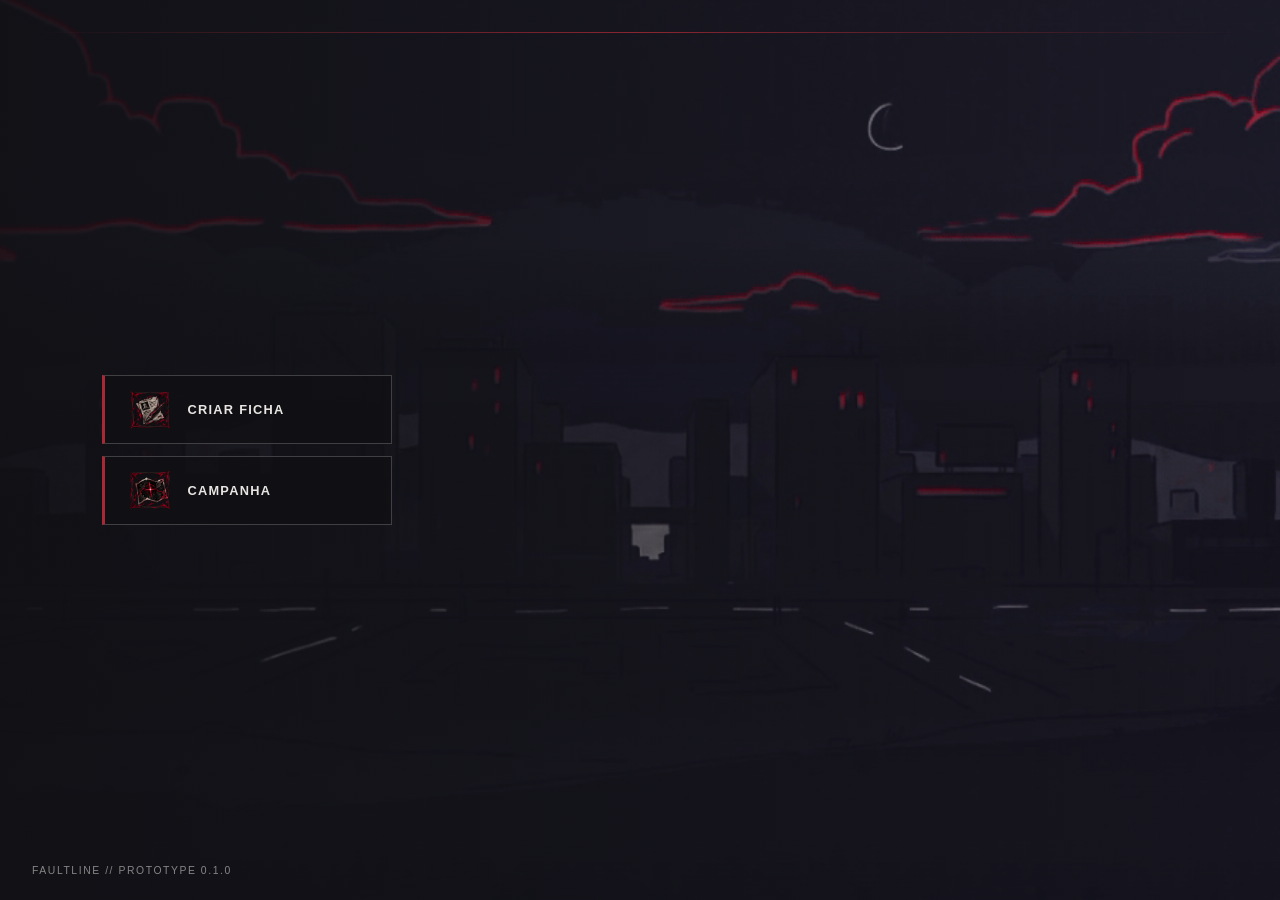
<file: index.html>
<!DOCTYPE html>
<html lang="pt-BR">

<head>
    <meta charset="UTF-8">
    <meta name="viewport" content="width=device-width, initial-scale=1.0">

    <title>Faultline | Criador de Fichas</title>

    <link rel="stylesheet" href="src/css/global.css">
    <link rel="stylesheet" href="src/css/menu.css">
</head>

<body>

    <main id="app">
        <section id="main-menu">
            <nav id="menu-buttons">
                <button id="create-character-button">
                    <img src="src/assets/images/icons/menu/ficha.png" alt="" class="menu-button-icon">
                    <span>Criar ficha</span>
                </button>

                <button id="start-campaign-button">
                    <img src="src/assets/images/icons/menu/campanha.png" alt="" class="menu-button-icon">
                    <span>Campanha</span>
                </button>
            </nav>


        </section>
    </main>

    <script src="src/js/uiSound.js"></script>
    <script src="src/js/pageTransition.js"></script>
    <script src="src/js/main.js"></script>
</body>

</html>
</file>
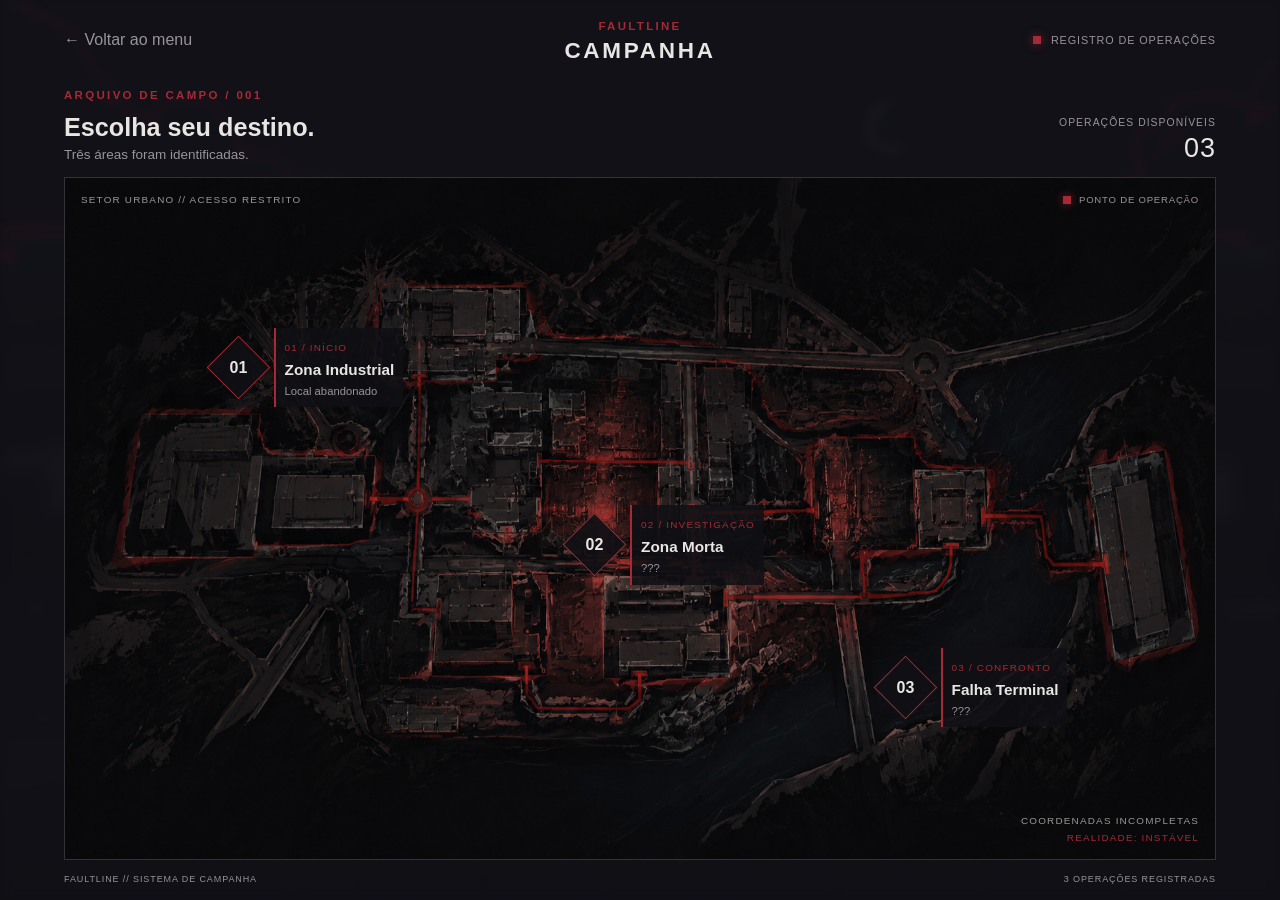
<file: campaign.html>
<!DOCTYPE html>
<html lang="pt-BR">
<head>
    <meta charset="UTF-8">
    <meta name="viewport" content="width=device-width, initial-scale=1.0">

    <title>Campanha</title>

    <link rel="stylesheet" href="src/css/global.css">
    <link rel="stylesheet" href="src/css/campaign.css">
</head>

<body>
    <main id="campaign-page">

        <header class="campaign-header">
            <a href="index.html" class="campaign-back-link">
                ← Voltar ao menu
            </a>

            <div class="campaign-brand">
                <span class="campaign-eyebrow">FAULTLINE</span>
                <h1>Campanha</h1>
            </div>

            <div class="campaign-status">
                <span class="status-indicator"></span>
                <span>REGISTRO DE OPERAÇÕES</span>
            </div>
        </header>

        <section class="campaign-intro">
            <div>
                <p class="section-label">ARQUIVO DE CAMPO / 001</p>
                <h2>Escolha seu destino.</h2>
                <p class="campaign-description">
                    Três áreas foram identificadas.
                </p>
            </div>

            <div class="campaign-counter">
                <span>OPERAÇÕES DISPONÍVEIS</span>
                <strong>03</strong>
            </div>
        </section>

        <section class="campaign-map" aria-label="Mapa da campanha">

            <div class="map-overlay" aria-hidden="true"></div>

            <div class="map-coordinates coordinates-top">
                SETOR URBANO // ACESSO RESTRITO
            </div>

            <div class="map-grid" aria-hidden="true"></div>

            <div class="level-marker marker-one">
                <span class="marker-line"></span>

                <button
                    type="button"
                    class="level-button"
                    id="level-1"
                    aria-label="Selecionar nível 1"
                >
                    <span class="level-number">01</span>
                </button>

                <div class="level-info">
                    <span class="level-status">01 / INÍCIO</span>
                    <h3>Zona Industrial</h3>
                    <p>Local abandonado</p>
                </div>
            </div>

            <div class="level-marker marker-two">
                <span class="marker-line"></span>

                <button
                    type="button"
                    class="level-button"
                    id="level-2"
                    aria-label="Selecionar nível 2"
                >
                    <span class="level-number">02</span>
                </button>

                <div class="level-info">
                    <span class="level-status">02 / INVESTIGAÇÃO</span>
                    <h3>Zona Morta</h3>
                    <p>???</p>
                </div>
            </div>

            <div class="level-marker marker-three">
                <span class="marker-line"></span>

                <button
                    type="button"
                    class="level-button"
                    id="level-3"
                    aria-label="Selecionar nível 3"
                >
                    <span class="level-number">03</span>
                </button>

                <div class="level-info">
                    <span class="level-status">03 / CONFRONTO</span>
                    <h3>Falha Terminal</h3>
                    <p>???</p>
                </div>
            </div>

            <div class="map-coordinates coordinates-bottom">
                COORDENADAS INCOMPLETAS
                <span>REALIDADE: INSTÁVEL</span>
            </div>

            <div class="map-legend">
                <span class="legend-symbol"></span>
                PONTO DE OPERAÇÃO
            </div>

        </section>

        <footer class="campaign-footer">
            <span>FAULTLINE // SISTEMA DE CAMPANHA</span>
            <span>3 OPERAÇÕES REGISTRADAS</span>
        </footer>

    </main>

    <script src="src/js/uiSound.js"></script>
    <script src="src/js/pages/campaignPage.js"></script>
    <script src="src/js/pageTransition.js"></script>
</body>
</html>
</file>
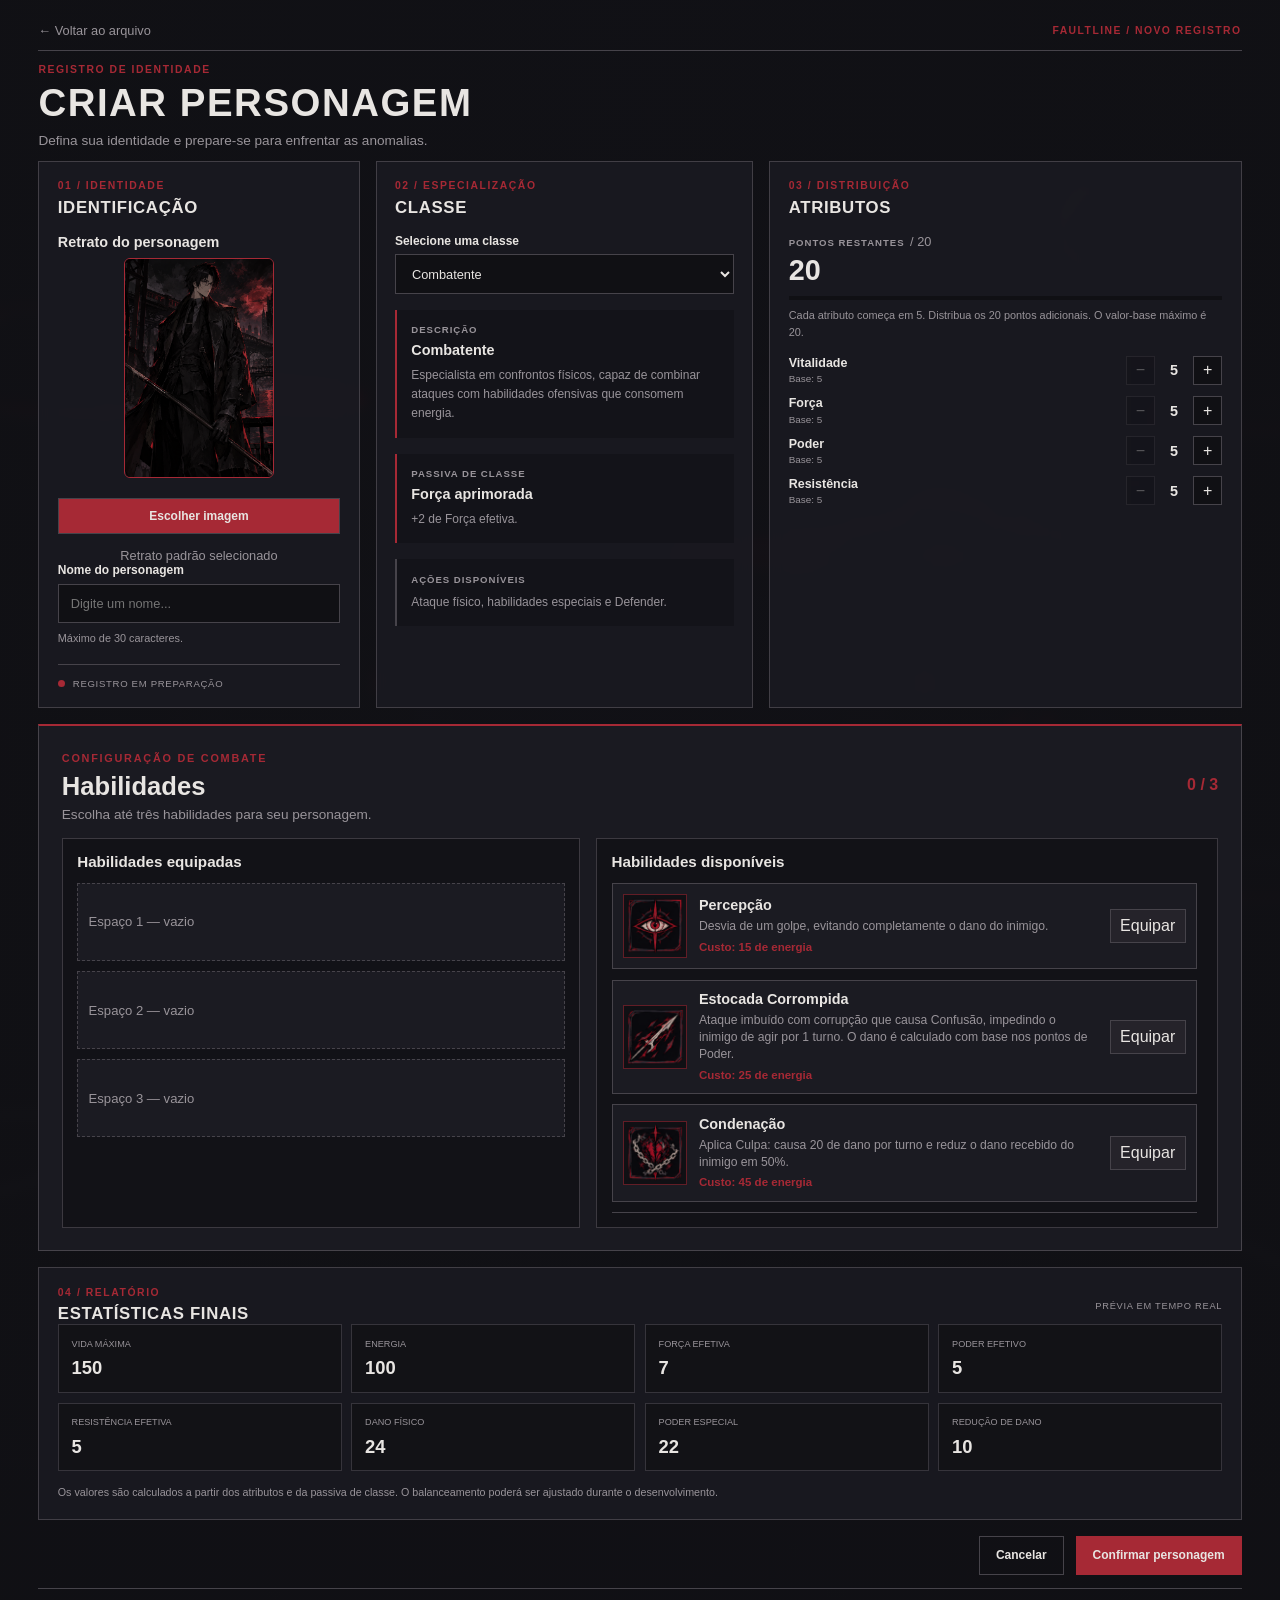
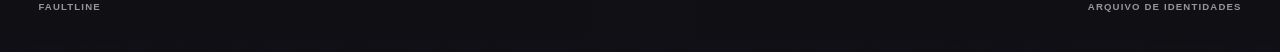
<file: character-creator.html>
<!DOCTYPE html>
<html lang="pt-BR">

<head>
    <meta charset="UTF-8">
    <meta name="viewport" content="width=device-width, initial-scale=1.0">

    <title>Criar ficha</title>

    <link rel="stylesheet" href="src/css/global.css">
    <link rel="stylesheet" href="src/css/character-creator.css">
</head>

<body>
    <main id="creator-page">

        <header class="creator-header">
            <a href="characters.html" class="back-link">
                &larr; Voltar ao arquivo
            </a>

            <span class="archive-label">FAULTLINE / NOVO REGISTRO</span>
        </header>

        <section class="creator-title">
            <p class="eyebrow">REGISTRO DE IDENTIDADE</p>
            <h1 id="creator-heading">Criar personagem</h1>
            <p>Defina sua identidade e prepare-se para enfrentar as anomalias.</p>
        </section>

        <form id="character-form">

            <div class="creator-layout">

                <!-- Coluna de identidade -->
                <section class="creator-panel identity-panel">
                    <p class="panel-index">01 / IDENTIDADE</p>
                    <h2>Identificação</h2>


                    <section class="appearance-selector">
                        <h3>Retrato do personagem</h3>

                        <div class="appearance-preview">
                            <img id="appearance-preview" src="src/assets/images/characters/personagem-01.png"
                                alt="Prévia do retrato do personagem">
                        </div>

                        <label for="appearance-upload" class="upload-button">
                            Escolher imagem
                        </label>

                        <input id="appearance-upload" type="file" accept="image/png,image/jpeg,image/webp,image/gif">

                        <p id="appearance-selected-label" class="appearance-hint">
                            Nenhuma imagem personalizada selecionada.
                        </p>
                    </section>


                    <label for="character-name">Nome do personagem</label>
                    <input id="character-name" name="characterName" type="text" maxlength="30"
                        placeholder="Digite um nome..." autocomplete="off" required>

                    <p class="field-hint">Máximo de 30 caracteres.</p>

                    <div class="identity-status">
                        <span class="status-indicator"></span>
                        <span>REGISTRO EM PREPARAÇÃO</span>
                    </div>
                </section>

                <!-- Coluna de classe -->
                <section class="creator-panel class-panel">
                    <p class="panel-index">02 / ESPECIALIZAÇÃO</p>
                    <h2>Classe</h2>

                    <label for="character-class">Selecione uma classe</label>

                    <select id="character-class" name="characterClass">
                        <option value="Combatente">Combatente</option>
                        <option value="Defensor">Defensor</option>
                        <option value="Anômalo">Anômalo</option>
                    </select>

                    <div class="class-information">
                        <span class="info-label">DESCRIÇÃO</span>
                        <h3 id="class-name">Combatente</h3>
                        <p id="class-description"></p>
                    </div>

                    <div class="passive-box">
                        <span class="info-label">PASSIVA DE CLASSE</span>
                        <h3 id="passive-name"></h3>
                        <p id="passive-description"></p>
                    </div>

                    <div class="combat-rules">
                        <span class="info-label">AÇÕES DISPONÍVEIS</span>
                        <p id="class-actions"></p>
                    </div>
                </section>

                <!-- Coluna de atributos -->
                <section class="creator-panel attributes-panel">
                    <p class="panel-index">03 / DISTRIBUIÇÃO</p>
                    <h2>Atributos</h2>

                    <div class="points-display">
                        <div>
                            <span class="info-label">PONTOS RESTANTES</span>
                            <strong id="points-remaining">20</strong>
                        </div>

                        <span class="points-total">/ 20</span>
                    </div>

                    <div class="points-track">
                        <div id="points-progress"></div>
                    </div>

                    <p class="field-hint">
                        Cada atributo começa em 5. Distribua os 20 pontos adicionais.
                        O valor-base máximo é 20.
                    </p>

                    <div id="attribute-controls"></div>

                    <p id="form-feedback" role="status" aria-live="polite"></p>
                </section>

            </div>

            <!-- Seleção de habilidades -->
            <section class="skills-section">
                <div class="skills-heading">
                    <div>
                        <span class="skills-eyebrow">CONFIGURAÇÃO DE COMBATE</span>
                        <h2>Habilidades</h2>
                        <p>Escolha até três habilidades para seu personagem.</p>
                    </div>

                    <span class="skills-counter" id="skills-counter">0 / 3</span>
                </div>

                <div class="skills-layout">
                    <section class="skills-equipped-panel">
                        <h3>Habilidades equipadas</h3>
                        <div id="equipped-skills" class="equipped-skills"></div>
                    </section>

                    <section class="skills-available-panel">
                        <h3>Habilidades disponíveis</h3>
                        <div id="available-skills" class="available-skills"
                            aria-label="Lista de habilidades disponíveis">
                        </div>
                    </section>
                </div>
            </section>

            <!-- Resumo calculado -->
            <section class="creator-panel stats-panel">
                <div class="stats-heading">
                    <div>
                        <p class="panel-index">04 / RELATÓRIO</p>
                        <h2>Estatísticas finais</h2>
                    </div>

                    <span class="calculation-status">PRÉVIA EM TEMPO REAL</span>
                </div>

                <div class="stats-grid">

                    <div class="stat-card">
                        <span>VIDA MÁXIMA</span>
                        <strong id="preview-health">150</strong>
                    </div>

                    <div class="stat-card">
                        <span>ENERGIA</span>
                        <strong id="preview-energy">100</strong>
                    </div>

                    <div class="stat-card">
                        <span>FORÇA EFETIVA</span>
                        <strong id="preview-strength">7</strong>
                    </div>

                    <div class="stat-card">
                        <span>PODER EFETIVO</span>
                        <strong id="preview-power">5</strong>
                    </div>

                    <div class="stat-card">
                        <span>RESISTÊNCIA EFETIVA</span>
                        <strong id="preview-resistance">5</strong>
                    </div>

                    <div class="stat-card">
                        <span>DANO FÍSICO</span>
                        <strong id="preview-damage">24</strong>
                    </div>

                    <div class="stat-card">
                        <span>PODER ESPECIAL</span>
                        <strong id="preview-special">22</strong>
                    </div>

                    <div class="stat-card">
                        <span>REDUÇÃO DE DANO</span>
                        <strong id="preview-reduction">10</strong>
                    </div>

                </div>

                <p class="stats-note">
                    Os valores são calculados a partir dos atributos e da passiva
                    de classe. O balanceamento poderá ser ajustado durante o desenvolvimento.
                </p>
            </section>

            <!-- Ações do formulário -->
            <footer class="creator-actions">
                <a href="characters.html" class="secondary-button">
                    Cancelar
                </a>

                <button type="submit" id="save-character-button" class="primary-button">
                    Confirmar personagem
                </button>
            </footer>

        </form>

        <footer class="creator-footer">
            <span>FAULTLINE</span>
            <span>ARQUIVO DE IDENTIDADES</span>
        </footer>

    </main>

    <script src="src/js/uiSound.js"></script>
    <script src="src/js/characters/Character.js"></script>
    <script src="src/js/characters/characterManager.js"></script>
    <script src="src/js/pages/characterCreatorPage.js"></script>
    <script src="src/js/pageTransition.js"></script>
</body>

</html>
</file>
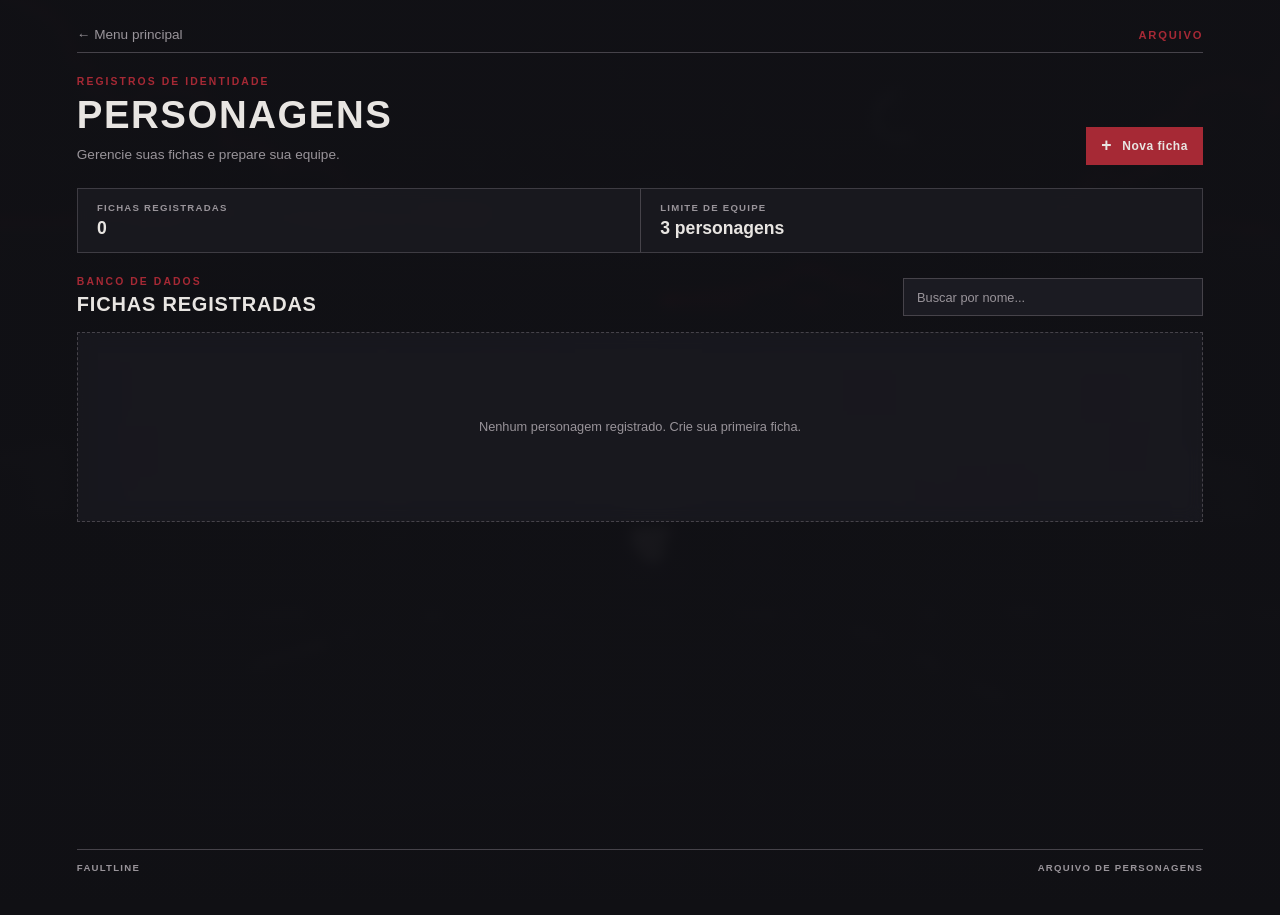
<file: characters.html>
<!DOCTYPE html>
<html lang="pt-BR">
<head>
    <meta charset="UTF-8">
    <meta name="viewport" content="width=device-width, initial-scale=1.0">

    <title>Arquivo de Personagens</title>

    <link rel="stylesheet" href="src/css/global.css">
    <link rel="stylesheet" href="src/css/characters.css">
</head>

<body>
    <main id="character-archive">

        <!-- Cabeçalho da página -->
        <header class="archive-header">
            <div class="header-navigation">
                <a href="index.html" class="back-link">
                    &larr; Menu principal
                </a>

                <span class="archive-label">ARQUIVO</span>
            </div>

            <div class="archive-heading">
                <div>
                    <p class="eyebrow">REGISTROS DE IDENTIDADE</p>
                    <h1>Personagens</h1>
                    <p class="archive-description">
                        Gerencie suas fichas e prepare sua equipe.
                    </p>
                </div>

                <a
                    href="character-creator.html"
                    class="primary-button"
                    id="create-character-button"
                >
                    <span aria-hidden="true">+</span>
                    Nova ficha
                </a>
            </div>
        </header>

        <!-- Resumo do arquivo -->
        <section class="archive-summary" aria-label="Resumo do arquivo">
            <div class="summary-item">
                <span class="summary-label">FICHAS REGISTRADAS</span>
                <strong id="character-count">0</strong>
            </div>

            <div class="summary-item">
                <span class="summary-label">LIMITE DE EQUIPE</span>
                <strong>3 personagens</strong>
            </div>
        </section>

        <!-- Área principal das fichas -->
        <section class="archive-content" aria-labelledby="list-title">
            <div class="section-heading">
                <div>
                    <p class="eyebrow">BANCO DE DADOS</p>
                    <h2 id="list-title">Fichas registradas</h2>
                </div>

                <label class="search-field" for="character-search">
                    <span class="visually-hidden">Buscar personagem</span>
                    <input
                        type="search"
                        id="character-search"
                        placeholder="Buscar por nome..."
                        autocomplete="off"
                    >
                </label>
            </div>

            <!-- JavaScript adicionará os cartões aqui -->
            <div id="character-list" class="character-grid">

                <!-- Estado inicial: arquivo vazio -->
                <div id="empty-state" class="empty-state">
                    <p class="empty-symbol" aria-hidden="true">///</p>

                    <h3>Nenhum registro encontrado</h3>

                    <p>
                        Ainda não há personagens neste arquivo.
                        Crie sua primeira ficha para começar.
                    </p>

                    <a
                        href="character-creator.html"
                        class="secondary-button"
                    >
                        Criar primeira ficha
                    </a>
                </div>

            </div>
        </section>

        <!-- Rodapé -->
        <footer class="archive-footer">
            <span>FAULTLINE</span>
            <span>ARQUIVO DE PERSONAGENS</span>
        </footer>

    </main>
    
    <script src="src/js/uiSound.js"></script>
    <script src="src/js/pageTransition.js"></script>
    <script src="src/js/characters/Character.js"></script>
    <script src="src/js/characters/characterManager.js"></script>
    <script src="src/js/pages/charactersPage.js"></script>
</body>
</html>
</file>
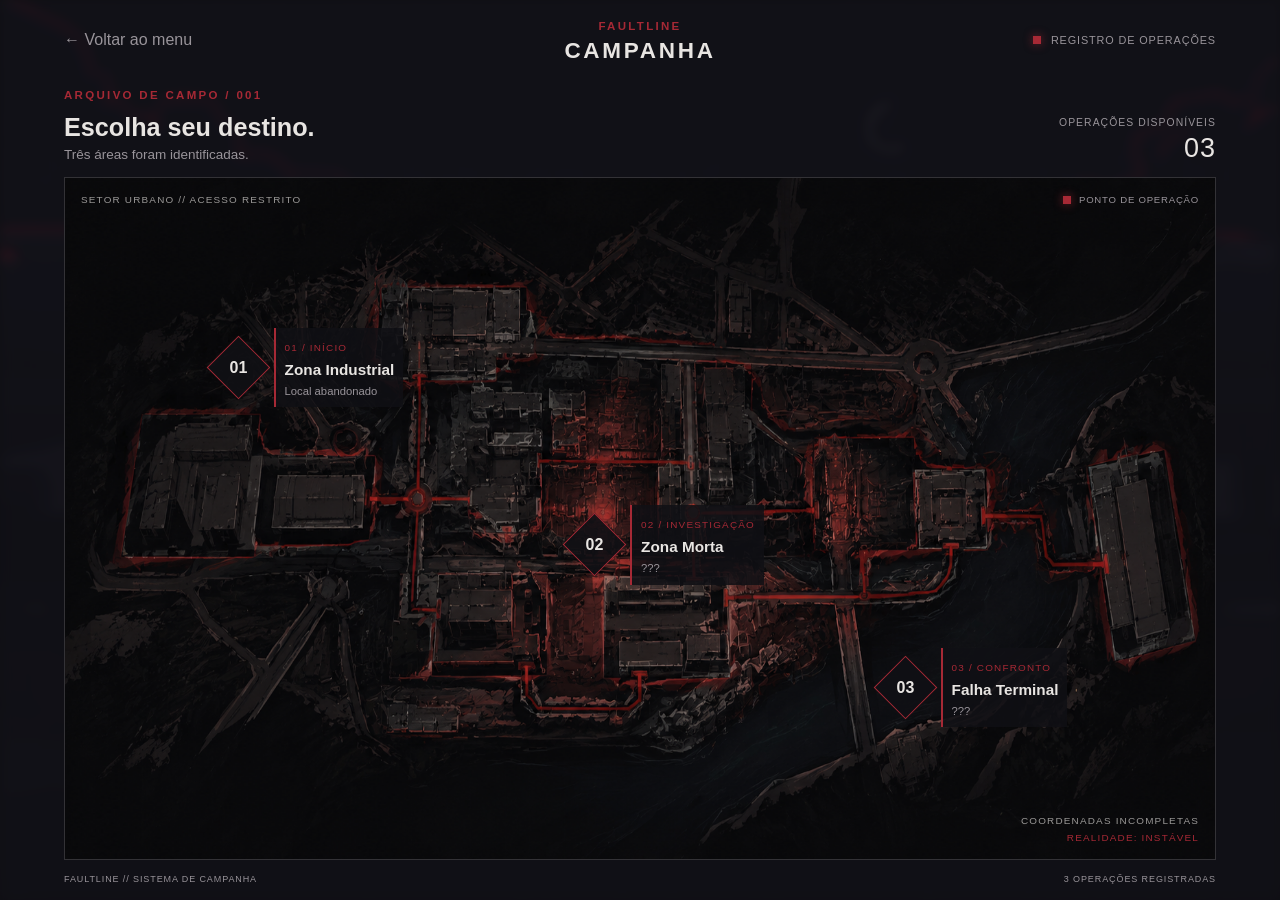
<file: level.html>
<!DOCTYPE html>
<html lang="pt-BR">

<head>
    <meta charset="UTF-8">
    <meta name="viewport" content="width=device-width, initial-scale=1.0">
    <title>Combate</title>

    <link rel="stylesheet" href="src/css/global.css">
    <link rel="stylesheet" href="src/css/level.css">
</head>
<audio
    id="level-background-music"
    src="src/assets/audio/music/level1-2_Music.mp3"
    loop
    preload="auto"
></audio>
<body>
    <main id="battle-page">
        <div class="battle-background" aria-hidden="true"></div>
        <div class="battle-vignette" aria-hidden="true"></div>

        <!-- HUD superior -->
        <header class="battle-topbar">
            <a href="campaign.html" class="battle-exit" aria-label="Sair do combate">
                ← Sair
            </a>

            <div class="battle-mission">
                <span>FAULTLINE // OPERAÇÃO</span>
                <strong id="battle-level-name">O Despertar</strong>
            </div>

            <div class="turn-panel">
                <img src="src/assets/images/icons/hud/Turn_icon.png" alt="">
                <div>
                    <span>TURNO ATUAL</span>
                    <strong id="turn-counter">01</strong>
                </div>
            </div>
        </header>

        <!-- Anúncio do turno -->
        <div id="turn-announcement" class="turn-announcement" aria-live="assertive">
            <span>NOVA FASE DE COMBATE</span>
            <strong id="turn-announcement-text">TURNO 01</strong>
        </div>

        <!-- Arena -->
        <section class="battle-arena" aria-label="Arena de combate">
            <div class="arena-label arena-label-left">UNIDADE ALIADA</div>
            <div class="arena-label arena-label-right">ALVO DE TREINAMENTO</div>


            <div id="active-character" class="battle-character">
                <img id="battle-character-image" class="battle-character-image" alt="Retrato do personagem" />
                <div class="battle-character-info">
                    <strong id="battle-character-name">Personagem</strong>
                    <span id="battle-character-class">Classe</span>
                    <div class="bar-track">
                        <div id="health-bar" class="bar-fill health-fill"></div>
                    </div>
                    <span id="health-text">PV 100 / 100</span>
                    <div class="bar-track energy-track">
                        <div id="energy-bar" class="bar-fill energy-fill"></div>
                    </div>
                    <span id="energy-text">Energia 100 / 100</span>
                </div>
            </div>


            <!-- Área dos inimigos do nível -->
            <section id="enemy-area" aria-label="Inimigo atual">
                <img id="enemy-image" src="src/assets/images/enemies/training-enemy.png" alt="Inimigo de treinamento">

                <div class="enemy-info">
                    <span id="enemy-name">Inimigo de treinamento</span>

                    <div class="enemy-health-track">
                        <div id="enemy-health-bar"></div>
                    </div>

                    <span id="enemy-health-text">100 / 100 PV</span>
                </div>
            </section>

            <div id="damage-number" class="damage-number" aria-live="polite"></div>
        </section>

        <!-- Equipe -->
        <section class="battle-party-panel">
            <span class="panel-eyebrow">EQUIPE DE OPERAÇÃO</span>
            <div id="battle-party" class="battle-party"></div>
        </section>

        <!-- Painel de habilidades -->
        <section id="skill-panel" class="skill-panel" hidden>
            <div class="skill-panel-heading">
                <div>
                    <span class="panel-eyebrow">AÇÕES ESPECIAIS</span>
                    <h2>Habilidades</h2>
                </div>
                <button id="close-skill-panel" type="button" aria-label="Fechar habilidades">×</button>
            </div>
            <div id="battle-skills" class="battle-skills"></div>
        </section>

        <!-- Ações -->
        <footer class="battle-controls">
            <div class="action-group">
                <button type="button" class="action-button" id="attack-button">
                    <img src="src/assets/images/icons/hud/Attack_Icon.png" alt="">
                    <span>Ataque</span>
                </button>

                <button type="button" class="action-button" id="skill-button">
                    <img src="src/assets/images/icons/hud/Skill_Icon.png" alt="">
                    <span>Habilidades</span>
                </button>

                <button type="button" class="action-button" id="defend-button">
                    <img src="src/assets/images/icons/hud/Defend_Icon.png" alt="">
                    <span>Defender</span>
                </button>
            </div>

        </footer>

        <div class="action-status">
            <span id="action-status"> </span>
            <button type="button" id="confirm-action-button" disabled>
                <img src="src/assets/images/icons/hud/Confirm_Icon.png" alt="">
                <span>Confirmar</span>
            </button>
        </div>

        <!-- Registro de combate -->
        <aside class="battle-log" aria-label="Registro de combate">
            <span class="panel-eyebrow">REGISTRO</span>
            <div id="battle-log-content" aria-live="polite">
                <p>Operação iniciada.</p>
            </div>
        </aside>
    </main>

    <script src="src/js/uiSound.js"></script>
    <script src="src/js/characters/Character.js"></script>
    <script src="src/js/characters/characterManager.js"></script>
    <script src="src/js/pages/levelPage.js"></script>
    <script src="src/js/pageTransition.js"></script>
</body>

</html>
</file>
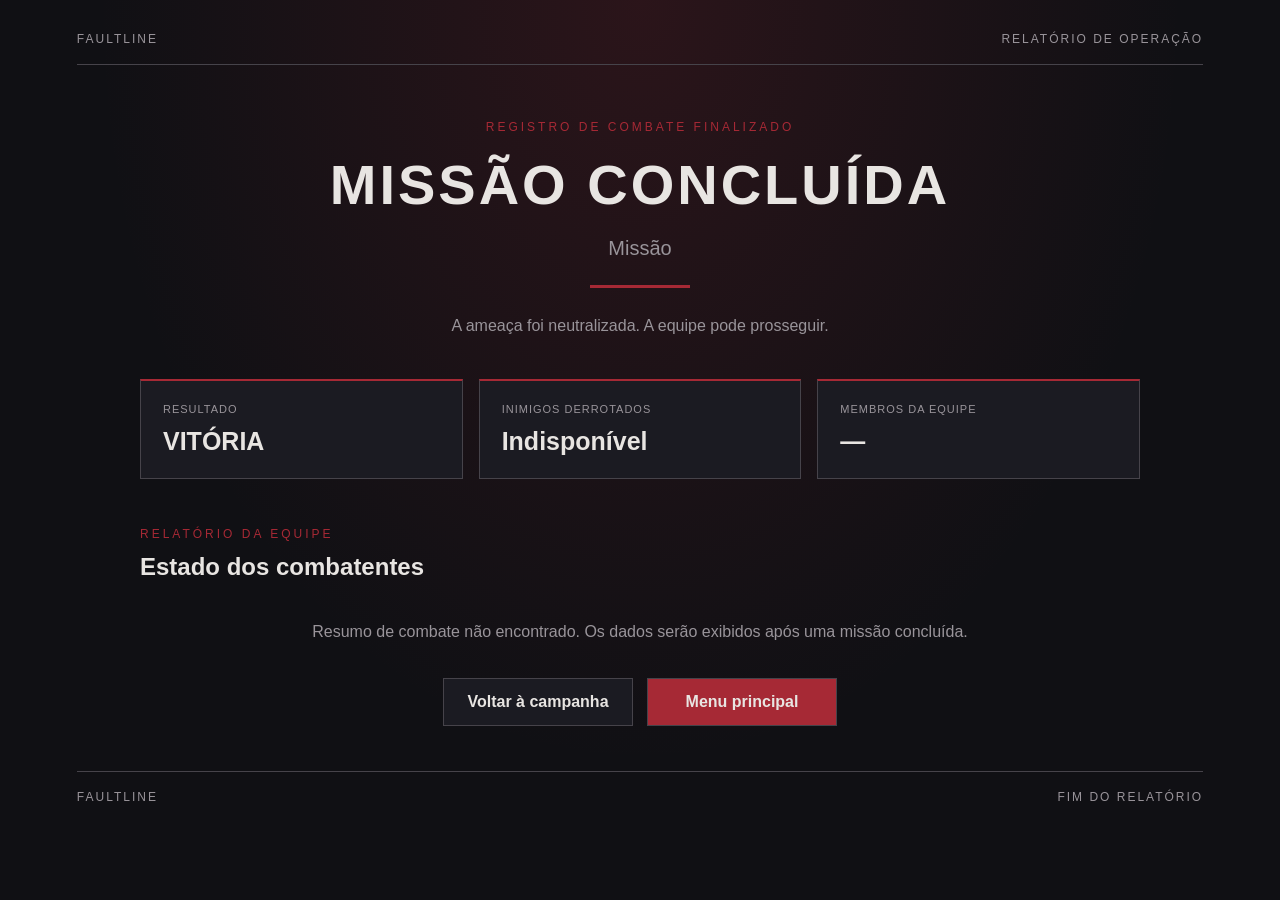
<file: victory.html>
<!DOCTYPE html>
<html lang="pt-BR">
<head>
    <meta charset="UTF-8">
    <meta name="viewport" content="width=device-width, initial-scale=1.0">

    <title>Missão concluída — Faultline</title>

    <link rel="stylesheet" href="src/css/global.css">
    <link rel="stylesheet" href="src/css/victory.css">
</head>
<body>
    <main id="victory-page">
        <header class="victory-header">
            <span>FAULTLINE</span>
            <span>RELATÓRIO DE OPERAÇÃO</span>
        </header>

        <section class="victory-hero">
            <p class="victory-eyebrow">REGISTRO DE COMBATE FINALIZADO</p>
            <h1>MISSÃO CONCLUÍDA</h1>
            <p id="victory-mission-name">Missão</p>
            <div class="victory-divider"></div>
            <p class="victory-message">
                A ameaça foi neutralizada. A equipe pode prosseguir.
            </p>
        </section>

        <section class="victory-summary">
            <article class="summary-card">
                <span>RESULTADO</span>
                <strong>VITÓRIA</strong>
            </article>

            <article class="summary-card">
                <span>INIMIGOS DERROTADOS</span>
                <strong id="victory-enemies">0 / 0</strong>
            </article>

            <article class="summary-card">
                <span>MEMBROS DA EQUIPE</span>
                <strong id="victory-team-count">0</strong>
            </article>
        </section>

        <section class="victory-team-section">
            <p class="section-eyebrow">RELATÓRIO DA EQUIPE</p>
            <h2>Estado dos combatentes</h2>

            <div id="victory-team" class="victory-team"></div>
        </section>

        <p id="victory-feedback" class="victory-feedback" role="status"></p>

        <footer class="victory-actions">
            <button id="campaign-button" class="victory-button secondary">
                Voltar à campanha
            </button>

            <button id="menu-button" class="victory-button primary">
                Menu principal
            </button>
        </footer>

        <footer class="victory-footer">
            <span>FAULTLINE</span>
            <span>FIM DO RELATÓRIO</span>
        </footer>
    </main>

     <script src="src/js/uiSound.js"></script>
    <script src="src/js/pages/victoryPage.js"></script>
    <script src="src/js/pageTransition.js"></script>
</body>
</html>
</file>
<file: src/css/global.css>
:root {
    color-scheme: dark;

    --color-background: #101014;
    --color-surface: #1B1B22;
    --color-border: #46434A;
    --color-primary: #A62935;
    --color-text: #E8E5E2;
    --color-muted: #99949A;

    --font-main: Arial, sans-serif;
}

* {
    box-sizing: border-box;
}

html,
body {
    width: 100%;
    height: 100%;
    margin: 0;
    padding: 0;

    overflow: hidden;
}

body {
    background: var(--color-background);
    color: var(--color-text);
    font-family: var(--font-main);
}

#app {
    width: 100%;
    height: 100%;
    overflow: hidden;
}



button,
input,
select {
    font: inherit;
}


/* ========================================
   FAULTLINE — TRANSIÇÕES GLOBAIS
   ======================================== */

body {
    animation: faultline-enter 0.45s ease-out both;
}

/* Entrada da página */
@keyframes faultline-enter {
    from {
        opacity: 0;
        filter: brightness(0.45);
        transform: translateX(8px);
    }

    to {
        opacity: 1;
        filter: brightness(1);
        transform: translateX(0);
    }
}

/* Camada escura durante a saída */
#page-transition {
    position: fixed;
    inset: 0;
    z-index: 9999;
    pointer-events: none;

    background: #101014;
    opacity: 0;

    transition: opacity 0.3s ease;
}

#page-transition.active {
    opacity: 1;
    pointer-events: auto;
}

/* Acessibilidade: respeita preferência por menos movimento */
@media (prefers-reduced-motion: reduce) {
    body {
        animation: none;
    }

    #page-transition {
        transition: none;
    }
}
</file>
<file: src/css/menu.css>
/* Menu principal */

#main-menu {
    position: relative;

    width: 100%;
    height: 100%;
    min-height: 0;

    display: flex;
    flex-direction: column;
    align-items: flex-start;
    justify-content: center;

    gap: 1.2rem;
    padding: 5rem 8%;

    text-align: left;
    overflow: hidden;

    background:
        linear-gradient(
            90deg,
            rgba(16, 16, 20, 0.88) 0%,
            rgba(16, 16, 20, 0.55) 45%,
            rgba(16, 16, 20, 0.15) 100%
        ),
        url("../assets/images/backgrounds/MenuBG.gif");

    background-size: cover;
    background-position: center;
    background-repeat: no-repeat;
}

/* Detalhe decorativo superior */

#main-menu::before {
    content: "";

    position: absolute;
    top: 2rem;
    left: 2rem;
    right: 2rem;

    height: 1px;

    background: linear-gradient(
        90deg,
        transparent,
        var(--color-primary),
        transparent
    );

    opacity: 0.8;
}

/* Título */


#main-menu h1 {
    margin: 0;
    color: var(--color-text);

    font-size: clamp(2.5rem, 7vw, 5.5rem);
    font-weight: 800;
    letter-spacing: 0.2em;

    text-shadow:
        0 3px 10px rgba(0, 0, 0, 0.9),
        0 0 30px rgba(166, 41, 53, 0.2);
}

#main-menu p {
    margin: 0 0 1.2rem;

    color: var(--color-muted);
    font-size: clamp(0.7rem, 1.5vw, 0.9rem);
    letter-spacing: 0.15em;
    text-transform: uppercase;
}

#menu-buttons {
    display: flex;
    flex-direction: column;
    gap: 0.7rem;

    width: min(100%, 290px);
}

/* Botões estilizados */
#menu-buttons button {
    position: relative;

    width: 100%;
    min-height: 48px;
    padding: 0.8rem 1.2rem;

    color: var(--color-text);
    background: rgba(16, 16, 20, 0.78);

    border: 1px solid rgba(232, 229, 226, 0.22);
    border-left: 3px solid var(--color-primary);

    font-size: 0.8rem;
    font-weight: 700;
    letter-spacing: 0.1em;
    text-transform: uppercase;
    text-align: left;

    cursor: pointer;
    overflow: hidden;

    transition:
        background-color 0.25s ease,
        border-color 0.25s ease,
        transform 0.25s ease,
        box-shadow 0.25s ease;
}

#menu-buttons button::before {
    content: "";

    position: absolute;
    inset: 0;

    background: linear-gradient(
        100deg,
        rgba(166, 41, 53, 0.2),
        transparent 65%
    );

    opacity: 0;
    transition: opacity 0.25s ease;
    pointer-events: none;
}

/* Interação com o mouse */

#menu-buttons button:hover {
    background-color: rgba(38, 24, 30, 0.95);

    border-color: var(--color-primary);
    border-left-width: 5px;

    transform: translateX(5px);

    box-shadow: 0 0 18px rgba(166, 41, 53, 0.12);
}

#menu-buttons button:hover::before {
    opacity: 1;
}

#menu-buttons button:hover::after {
    color: var(--color-text);
    right: 1rem;
}

/* Acessibilidade pelo teclado */

#menu-buttons button:focus-visible {
    outline: 2px solid var(--color-text);
    outline-offset: 4px;
}

/* Rodapé decorativo */

#main-menu::after {
    content: "FAULTLINE  //  PROTOTYPE 0.1.0";

    position: absolute;
    bottom: 1.5rem;
    left: 2rem;

    color: rgba(232, 229, 226, 0.55);

    font-size: 0.65rem;
    letter-spacing: 0.15em;
}

/* Telas menores */

@media (max-width: 480px) {
    #main-menu {
        padding: 1.25rem;
    }

    #main-menu::before {
        left: 1.25rem;
        right: 1.25rem;
        top: 1.25rem;
    }

    #main-menu h1 {
        letter-spacing: 0.13em;
    }

    #menu-buttons {
        width: min(100%, 300px);
    }

    #menu-buttons button {
        min-height: 54px;
        font-size: 0.8rem;
    }

    #main-menu::after {
        left: 1.25rem;
        bottom: 1rem;
        font-size: 0.55rem;
    }
}

/* Respeita a preferência por menos animações */

@media (prefers-reduced-motion: reduce) {
    #menu-buttons button,
    #menu-buttons button::before,
    #menu-buttons button::after {
        transition: none;
    }
}


/* Restaura o menu principal em tela cheia. */
html:has(.main-menu),
body:has(.main-menu),
body:has(.main-menu) #app {
    width: 100%;
    height: 100%;
    min-height: 100%;
    overflow: hidden;
}

.main-menu {
    width: 100%;
    height: 100vh;
    min-height: 100vh;
    overflow: hidden;
}


/* Organização do conteúdo dos botões do menu */

#menu-buttons button {
    display: flex;
    align-items: center;
    justify-content: flex-start;
    gap: 16px;
    text-align: left;
    padding-left: 24px;
}

/* Ícones maiores */
.menu-button-icon {
    width: 42px;
    height: 42px;
    object-fit: contain;
    flex-shrink: 0;
}
</file>
<file: src/css/campaign.css>
/* Página de campanha */
#campaign-page {
    position: relative;
    isolation: isolate;
    display: flex;
    flex-direction: column;
    gap: clamp(0.5rem, 1.5vh, 1rem);

    width: 100%;
    height: 100vh;
    height: 100dvh;
    min-height: 0;
    padding: clamp(0.6rem, 1.8vh, 1.25rem) 5%;

    background-color: var(--color-background);
    overflow: hidden;
}

#campaign-page::before {
    content: "";
    position: absolute;
    inset: 0;
    z-index: -1;
    pointer-events: none;

    background-image: url("../assets/images/backgrounds/MenuBG.gif");
    background-size: cover;
    background-position: center;
    background-repeat: no-repeat;

    filter: blur(6px);
    opacity: 0.35;
}

#campaign-page::after {
    content: "";
    position: absolute;
    inset: 0;
    z-index: -1;
    pointer-events: none;

    background: rgba(16, 16, 20, 0.55);
}

/* A área central passa a exibir o mapa real. */
.campaign-map {
    position: relative;
    flex: 1;
    min-height: 500px;
    overflow: hidden;

    background-color: #101014;
    background-image: url("../assets/images/backgrounds/CampaignBG.png");
    background-position: center;
    background-repeat: no-repeat;
    background-size: contain;

    border: 1px solid rgba(232, 229, 226, 0.16);
}

/* Cabeçalho */
.campaign-header {
    display: grid;
    grid-template-columns: 1fr auto 1fr;
    align-items: center;
    gap: 1rem;
}

.campaign-back-link {
    width: fit-content;
    color: var(--color-muted);
    text-decoration: none;
    transition: color 0.2s ease;
}

.campaign-back-link:hover {
    color: var(--color-text);
}

.campaign-brand {
    text-align: center;
}

.campaign-eyebrow,
.section-label {
    color: var(--color-primary);
    font-size: 0.72rem;
    font-weight: bold;
    letter-spacing: 0.2em;
}

.campaign-brand h1 {
    margin: 0.25rem 0 0;
    font-size: clamp(1.5rem, 3vw, 2.2rem);
    letter-spacing: 0.12em;
    text-transform: uppercase;
}

.campaign-status {
    display: flex;
    justify-content: flex-end;
    align-items: center;
    gap: 0.6rem;
    color: var(--color-muted);
    font-size: 0.68rem;
    letter-spacing: 0.08em;
}

.status-indicator,
.legend-symbol {
    width: 8px;
    height: 8px;
    flex-shrink: 0;
    background: var(--color-primary);
    box-shadow: 0 0 10px rgba(166, 41, 53, 0.7);
}

/* Introdução */
.campaign-intro {
    display: flex;
    justify-content: space-between;
    align-items: flex-end;
    gap: 1rem;
}

.campaign-intro h2 {
    margin: 0.5rem 0;
    font-size: clamp(1.5rem, 3vw, 2.4rem);
}

.campaign-description {
    max-width: 540px;
    margin: 0;
    color: var(--color-muted);
    line-height: 1.6;
}

.campaign-counter {
    display: flex;
    flex-direction: column;
    align-items: flex-end;
    gap: 0.3rem;
    color: var(--color-muted);
    font-size: 0.65rem;
    letter-spacing: 0.1em;
}

.campaign-counter strong {
    color: var(--color-text);
    font-size: 2rem;
    font-weight: normal;
}


/* Área do mapa */
.campaign-map {
    position: relative;
    flex: 1 1 0;
    min-height: 0;
    min-width: 0;
    isolation: isolate;
    overflow: hidden;

    background-color: #101014;
    background-image: url("../assets/images/backgrounds/CampaignBG.png");
    background-position: center;
    background-repeat: no-repeat;
    background-size: 100% 100%;
    border: 1px solid rgba(232, 229, 226, 0.16);
}

.map-overlay,
.map-grid {
    background: none;
    opacity: 0;
    pointer-events: none;
}

/*.map-overlay {
    position: absolute;
    inset: 0;
    z-index: -1;
    pointer-events: none;
    background: linear-gradient(
        120deg,
        rgba(16, 16, 20, 0.1),
        rgba(16, 16, 20, 0.3)
    );
}

.map-grid {
    position: absolute;
    inset: 0;
    z-index: -1;
    pointer-events: none;
    opacity: 0.16;

    background-image:
        linear-gradient(
            rgba(232, 229, 226, 0.15) 1px,
            transparent 1px
        ),
        linear-gradient(
            90deg,
            rgba(232, 229, 226, 0.15) 1px,
            transparent 1px
        );

    background-size: 50px 50px;
}*/

.map-coordinates {
    position: absolute;
    color: rgba(232, 229, 226, 0.65);
    font-size: 0.62rem;
    letter-spacing: 0.12em;
}

.coordinates-top {
    top: 1rem;
    left: 1rem;
}

.coordinates-bottom {
    right: 1rem;
    bottom: 1rem;
    display: flex;
    flex-direction: column;
    align-items: flex-end;
    gap: 0.4rem;
}

.coordinates-bottom span {
    color: var(--color-primary);
}

.map-legend {
    position: absolute;
    right: 1rem;
    top: 1rem;
    display: flex;
    align-items: center;
    gap: 0.5rem;
    color: var(--color-muted);
    font-size: 0.6rem;
    letter-spacing: 0.08em;
}

/* Marcadores dos níveis */
.level-marker {
    position: absolute;
    display: flex;
    align-items: center;
    gap: 0.8rem;
}

.marker-one {
    top: 22%;
    left: 12%;
}

.marker-two {
    top: 48%;
    left: 43%;
}

.marker-three {
    top: 69%;
    left: 70%;
}

.level-button {
    position: relative;
    display: grid;
    place-items: center;
    width: 58px;
    height: 58px;
    flex-shrink: 0;

    color: var(--color-text);
    background: rgba(16, 16, 20, 0.9);
    border: 1px solid var(--color-primary);
    transform: rotate(45deg);
    cursor: pointer;

    transition:
        background 0.2s ease,
        box-shadow 0.2s ease,
        transform 0.2s ease;
}

.level-number {
    font-size: 1rem;
    font-weight: bold;
    transform: rotate(-45deg);
}

.level-button:hover {
    background: var(--color-primary);
    box-shadow: 0 0 24px rgba(166, 41, 53, 0.4);
    transform: rotate(45deg) scale(1.08);
}

.level-button:focus-visible {
    outline: 2px solid var(--color-text);
    outline-offset: 5px;
}

.level-info {
    min-width: 155px;
    padding: 0.6rem 0.8rem;
    background: rgba(16, 16, 20, 0.85);
    border-left: 2px solid var(--color-primary);
}

.level-status {
    color: var(--color-primary);
    font-size: 0.62rem;
    letter-spacing: 0.12em;
}

.level-info h3 {
    margin: 0.35rem 0;
    font-size: 1rem;
}

.level-info p {
    max-width: 200px;
    margin: 0;
    color: var(--color-muted);
    font-size: 0.78rem;
    line-height: 1.4;
}

/* Rodapé */
.campaign-footer {
    display: flex;
    justify-content: space-between;
    gap: 1rem;
    color: var(--color-muted);
    font-size: 0.62rem;
    letter-spacing: 0.1em;
}

/* Telas menores */
@media (max-width: 800px) {
    #campaign-page {
        gap: 1rem;
        padding: 1rem;
        overflow: visible;
    }

    .campaign-header {
        grid-template-columns: 1fr auto;
    }

    .campaign-brand {
        grid-column: 1 / -1;
        grid-row: 1;
    }

    .campaign-back-link {
        grid-column: 1;
        grid-row: 2;
    }

    .campaign-status {
        grid-column: 2;
        grid-row: 2;
    }

    .campaign-intro {
        align-items: flex-start;
    }

    .campaign-map {
        min-height: 540px;
    }

    .marker-one {
        top: 15%;
        left: 5%;
    }

    .marker-two {
        top: 42%;
        left: 24%;
    }

    .marker-three {
        top: 69%;
        left: 8%;
    }

    .level-button {
        width: 46px;
        height: 46px;
    }

    .level-info {
        min-width: 0;
        max-width: 220px;
    }
}

@media (max-width: 480px) {
    .campaign-status {
        font-size: 0.55rem;
    }

    .campaign-description {
        font-size: 0.88rem;
    }

    .campaign-counter span {
        max-width: 90px;
        text-align: right;
    }

    .campaign-map {
        min-height: 580px;
    }

    .marker-one {
        top: 13%;
        left: 4%;
    }

    .marker-two {
        top: 40%;
        left: 4%;
    }

    .marker-three {
        top: 67%;
        left: 4%;
    }

    .level-info p {
        font-size: 0.72rem;
    }

    .campaign-footer {
        flex-direction: column;
    }
}

@media (prefers-reduced-motion: reduce) {
    .level-button,
    .campaign-back-link {
        transition: none;
    }
}


/* Ajuste para caber na altura da janela */
.campaign-header {
    flex-shrink: 0;
    gap: 0.5rem;
}

.campaign-brand h1 {
    font-size: clamp(1.2rem, 2.5vh, 2rem);
}

.campaign-intro {
    flex-shrink: 0;
    gap: 0.75rem;
}

.campaign-intro h2 {
    margin: 0.25rem 0;
    font-size: clamp(1.1rem, 2.8vh, 2rem);
}

.campaign-description {
    font-size: clamp(0.72rem, 1.5vh, 0.95rem);
    line-height: 1.35;
}

.campaign-counter strong {
    font-size: clamp(1.3rem, 3vh, 2rem);
}

.campaign-footer {
    flex-shrink: 0;
    font-size: clamp(0.48rem, 1vh, 0.62rem);
}

.level-button {
    width: clamp(34px, 5vh, 58px);
    height: clamp(34px, 5vh, 58px);
}

.level-info {
    min-width: 0;
    max-width: clamp(125px, 18vw, 210px);
    padding: clamp(0.35rem, 1vh, 0.6rem);
}

.level-info h3 {
    font-size: clamp(0.75rem, 1.7vh, 1rem);
}

.level-info p {
    font-size: clamp(0.62rem, 1.25vh, 0.78rem);
    line-height: 1.25;
}
</file>
<file: src/css/character-creator.css>
/* ========================================
   FAULTLINE — CRIAÇÃO DE PERSONAGEM
   ======================================== */

#creator-page {
    position: relative;
    isolation: isolate;

    width: 100%;
    min-height: 100vh;
    padding: 1.5rem 5% 1rem;

    display: flex;
    flex-direction: column;
    gap: 1.25rem;

    background: var(--color-background);
}

#creator-page::before,
#creator-page::after {
    content: "";
    position: fixed;
    inset: -8px;
    pointer-events: none;
}

#creator-page::before {
    z-index: -2;

    background:
        url("../assets/images/backgrounds/MenuBG.gif")
        center / cover no-repeat;

    filter: blur(6px);
    opacity: 0.30;
}

#creator-page::after {
    z-index: -1;
    inset: 0;

    background:
        linear-gradient(
            90deg,
            rgba(16, 16, 20, 0.91),
            rgba(16, 16, 20, 0.76),
            rgba(16, 16, 20, 0.91)
        );
}

/* Cabeçalho */

.creator-header {
    display: flex;
    justify-content: space-between;
    align-items: center;
    gap: 1rem;

    padding-bottom: 0.75rem;
    border-bottom: 1px solid var(--color-border);
}

.back-link {
    color: var(--color-muted);
    font-size: 0.8rem;
    text-decoration: none;
}

.back-link:hover {
    color: var(--color-text);
}

.archive-label {
    color: var(--color-primary);
    font-size: 0.65rem;
    font-weight: bold;
    letter-spacing: 0.14em;
}

/* Título */

.creator-title .eyebrow,
.panel-index {
    margin: 0 0 0.4rem;
    color: var(--color-primary);
    font-size: 0.65rem;
    font-weight: bold;
    letter-spacing: 0.15em;
}

.creator-title h1 {
    margin: 0;
    font-size: clamp(1.8rem, 3vw, 2.5rem);
    text-transform: uppercase;
    letter-spacing: 0.04em;
}

.creator-title > p:last-child {
    margin: 0.45rem 0 0;
    color: var(--color-muted);
    font-size: 0.85rem;
}

/* Formulário e colunas */

#character-form {
    display: flex;
    flex-direction: column;
    gap: 1rem;
}

.creator-layout {
    display: grid;
    grid-template-columns:
        minmax(0, 0.9fr)
        minmax(0, 1fr)
        minmax(0, 1.2fr);
    gap: 1rem;
    align-items: stretch;
}

.creator-panel {
    min-width: 0;
    padding: 1.15rem;

    background: rgba(27, 27, 34, 0.83);
    border: 1px solid rgba(70, 67, 74, 0.9);

    backdrop-filter: blur(8px);
    -webkit-backdrop-filter: blur(8px);
}

.creator-panel h2 {
    margin: 0 0 1rem;
    font-size: 1.05rem;
    letter-spacing: 0.04em;
    text-transform: uppercase;
}

.creator-panel h3 {
    margin: 0;
    font-size: 0.9rem;
}

.info-label {
    display: block;
    margin-bottom: 0.4rem;

    color: var(--color-muted);
    font-size: 0.6rem;
    font-weight: bold;
    letter-spacing: 0.1em;
}

/* Retrato */

.portrait-placeholder {
    min-height: 145px;
    margin-bottom: 1rem;
    padding: 1rem;

    display: flex;
    flex-direction: column;
    justify-content: center;
    align-items: center;
    gap: 0.55rem;

    text-align: center;
    color: var(--color-muted);
    background: rgba(16, 16, 20, 0.72);
    border: 1px dashed var(--color-border);
}

.portrait-symbol {
    color: var(--color-primary);
    font-size: 2.5rem;
    font-weight: bold;
}

.portrait-placeholder > span:not(.portrait-symbol) {
    font-size: 0.65rem;
    font-weight: bold;
    letter-spacing: 0.08em;
}

.portrait-placeholder small {
    font-size: 0.65rem;
    line-height: 1.5;
}

/* Campos */

.creator-panel label {
    display: block;
    margin-bottom: 0.4rem;
    font-size: 0.75rem;
    font-weight: bold;
}

.creator-panel input,
.creator-panel select {
    width: 100%;
    min-height: 39px;
    padding: 0.65rem 0.75rem;

    color: var(--color-text);
    background: #101014;
    border: 1px solid var(--color-border);
    border-radius: 0;
    outline: none;

    font-size: 0.8rem;
}

.creator-panel input:focus,
.creator-panel select:focus {
    border-color: var(--color-primary);
}

.field-hint {
    margin: 0.45rem 0 0;
    color: var(--color-muted);
    font-size: 0.68rem;
    line-height: 1.5;
}

.identity-status {
    margin-top: 1.1rem;
    padding-top: 0.8rem;
    display: flex;
    align-items: center;
    gap: 0.5rem;

    color: var(--color-muted);
    border-top: 1px solid var(--color-border);
    font-size: 0.6rem;
    letter-spacing: 0.07em;
}

.status-indicator {
    width: 7px;
    height: 7px;
    flex-shrink: 0;
    background: var(--color-primary);
    border-radius: 50%;
}

/* Classe e passiva */

.class-information,
.passive-box,
.combat-rules {
    margin-top: 1rem;
    padding: 0.9rem;

    background: rgba(16, 16, 20, 0.55);
    border-left: 2px solid var(--color-border);
}

.class-information {
    border-left-color: var(--color-primary);
}

.class-information p,
.passive-box p,
.combat-rules p {
    margin: 0.5rem 0 0;
    color: var(--color-muted);
    font-size: 0.75rem;
    line-height: 1.6;
}

.passive-box {
    border-left-color: var(--color-primary);
}

/* Pontos */

.points-display {
    display: flex;
    align-items: baseline;
    gap: 0.35rem;
}

.points-display strong {
    color: var(--color-text);
    font-size: 1.8rem;
    font-weight: 800;
}

.points-total {
    color: var(--color-muted);
    font-size: 0.8rem;
}

.points-track {
    height: 4px;
    margin-top: 0.55rem;
    overflow: hidden;
    background: #101014;
}

#points-progress {
    width: 0%;
    height: 100%;
    background: var(--color-primary);
    transition: width 0.2s ease;
}

/* Controles de atributos, gerados pelo JS */

#attribute-controls {
    margin-top: 1rem;
    display: flex;
    flex-direction: column;
    gap: 0.7rem;
}

.attribute-row {
    display: grid;
    grid-template-columns: minmax(0, 1fr) auto;
    gap: 0.6rem;
    align-items: center;
}

.attribute-info {
    min-width: 0;
}

.attribute-name {
    display: block;
    font-size: 0.78rem;
    font-weight: bold;
}

.attribute-base {
    display: block;
    margin-top: 0.2rem;
    color: var(--color-muted);
    font-size: 0.62rem;
}

.attribute-controls {
    display: flex;
    align-items: center;
    gap: 0.4rem;
}

.attribute-value {
    min-width: 1.6rem;
    text-align: center;
    font-size: 0.9rem;
    font-weight: bold;
    font-variant-numeric: tabular-nums;
}

.attribute-button {
    width: 29px;
    height: 29px;
    padding: 0;

    display: inline-flex;
    justify-content: center;
    align-items: center;

    color: var(--color-text);
    background: #101014;
    border: 1px solid var(--color-border);

    font-size: 1rem;
    cursor: pointer;
}

.attribute-button:hover:not(:disabled) {
    background: var(--color-primary);
    border-color: var(--color-primary);
}

.attribute-button:disabled {
    opacity: 0.3;
    cursor: not-allowed;
}

#form-feedback {
    min-height: 1rem;
    margin: 0.7rem 0 0;
    color: #e7a4a9;
    font-size: 0.72rem;
    line-height: 1.5;
}

/* Estatísticas finais */

.stats-heading {
    display: flex;
    justify-content: space-between;
    align-items: center;
    gap: 1rem;
}

.stats-heading h2 {
    margin-bottom: 0;
}

.calculation-status {
    color: var(--color-muted);
    font-size: 0.58rem;
    letter-spacing: 0.08em;
}

.stats-grid {
    display: grid;
    grid-template-columns: repeat(4, minmax(0, 1fr));
    gap: 0.6rem;
}

.stat-card {
    min-width: 0;
    padding: 0.8rem;

    display: flex;
    flex-direction: column;
    gap: 0.4rem;

    background: rgba(16, 16, 20, 0.75);
    border: 1px solid rgba(70, 67, 74, 0.7);
}

.stat-card span {
    color: var(--color-muted);
    font-size: 0.57rem;
    line-height: 1.4;
}

.stat-card strong {
    font-size: 1.15rem;
    font-variant-numeric: tabular-nums;
}

.stats-note {
    margin: 0.8rem 0 0;
    color: var(--color-muted);
    font-size: 0.67rem;
    line-height: 1.5;
}

/* Ações */

.creator-actions {
    display: flex;
    justify-content: flex-end;
    gap: 0.75rem;
}

.primary-button,
.secondary-button {
    min-height: 39px;
    padding: 0.7rem 1rem;

    display: inline-flex;
    justify-content: center;
    align-items: center;

    font-size: 0.75rem;
    font-weight: bold;
    text-decoration: none;

    border: 1px solid var(--color-border);
    cursor: pointer;
    transition: background-color 0.2s, border-color 0.2s;
}

.primary-button {
    color: var(--color-text);
    background: var(--color-primary);
    border-color: var(--color-primary);
}

.primary-button:hover {
    background: #c03442;
    border-color: #c03442;
}

.secondary-button {
    color: var(--color-text);
    background: transparent;
}

.secondary-button:hover {
    border-color: var(--color-primary);
}

.creator-footer {
    margin-top: auto;
    padding-top: 0.75rem;

    display: flex;
    justify-content: space-between;
    gap: 1rem;

    color: var(--color-muted);
    border-top: 1px solid var(--color-border);

    font-size: 0.6rem;
    font-weight: bold;
    letter-spacing: 0.12em;
}

/* Responsividade */

@media (max-width: 1000px) {
    .creator-layout {
        grid-template-columns: repeat(2, minmax(0, 1fr));
    }

    .attributes-panel {
        grid-column: 1 / -1;
    }

    #attribute-controls {
        display: grid;
        grid-template-columns: repeat(2, minmax(0, 1fr));
        column-gap: 1.5rem;
    }
}

@media (max-width: 650px) {
    #creator-page {
        padding: 1rem;
        gap: 1rem;
    }

    .creator-header {
        align-items: flex-start;
    }

    .archive-label {
        text-align: right;
        font-size: 0.55rem;
    }

    .creator-title h1 {
        font-size: 1.8rem;
    }

    .creator-layout {
        grid-template-columns: minmax(0, 1fr);
    }

    .attributes-panel {
        grid-column: auto;
    }

    #attribute-controls {
        grid-template-columns: minmax(0, 1fr);
    }

    .stats-heading {
        align-items: flex-start;
        flex-direction: column;
    }

    .stats-grid {
        grid-template-columns: repeat(2, minmax(0, 1fr));
    }

    .creator-actions {
        flex-direction: column-reverse;
    }

    .creator-actions > * {
        width: 100%;
    }

    .creator-footer {
        flex-direction: column;
        gap: 0.5rem;
    }
}

@media (prefers-reduced-motion: reduce) {
    #points-progress,
    .primary-button,
    .secondary-button {
        transition: none;
    }
}

/* Permite que a página cresça conforme o conteúdo. */
#creator-page {
    width: 100%;
    min-height: 100vh;
    height: auto;
    overflow: visible;

    padding: clamp(1rem, 2.5vh, 2rem)
             clamp(1rem, 3vw, 3rem);

    gap: clamp(0.75rem, 1.5vh, 1.25rem);
}

/* Mantém os painéis proporcionais à largura disponível. */
.creator-layout {
    display: grid;
    grid-template-columns:
        minmax(0, 0.85fr)
        minmax(0, 1fr)
        minmax(0, 1.25fr);

    align-items: start;
    gap: 1rem;
}

.identity-panel,
.class-panel,
.attributes-panel,
.stats-panel {
    min-width: 0;
}

/* Evita que os campos ultrapassem seus painéis. */
#character-name,
#character-class {
    width: 100%;
    max-width: 100%;
}

/* Em telas menores, empilha os painéis. */
@media (max-width: 1000px) {
    .creator-layout {
        grid-template-columns: repeat(2, minmax(0, 1fr));
    }

    .attributes-panel {
        grid-column: 1 / -1;
    }
}

@media (max-width: 650px) {
    #creator-page {
        padding: 1rem;
    }

    .creator-layout {
        grid-template-columns: minmax(0, 1fr);
    }

    .attributes-panel {
        grid-column: auto;
    }
}

/* Apenas o documento controla a rolagem vertical. */
html {
    height: auto;
    min-height: 100%;
    overflow-x: hidden;
    overflow-y: auto;
}

body {
    height: auto;
    min-height: 100vh;
    overflow: visible;
}

#app {
    height: auto;
    min-height: 100vh;
    overflow: visible;
}

#creator-page {
    height: auto;
    min-height: 100vh;
    max-height: none;
    overflow: visible;
    padding-bottom: 2rem;
}

/* Seletor de aparência */
.appearance-selector {
    display: flex;
    flex-direction: column;
    gap: 0.75rem;
    min-width: 0;
}

.appearance-selector h3 {
    margin: 0;
    color: var(--color-text);
}

.appearance-preview {
    width: 100%;
    max-width: 240px;
    aspect-ratio: 3 / 4;
    margin-inline: auto;
    overflow: hidden;
    border: 1px solid var(--color-border);
    border-radius: 6px;
    background: var(--color-surface);
}

.appearance-preview img {
    display: block;
    width: 100%;
    height: 100%;
    object-fit: cover;
}

.appearance-hint {
    margin: 0;
    color: var(--color-muted);
    font-size: 0.85rem;
    text-align: center;
}

.appearance-gallery {
    display: grid;
    grid-template-columns: repeat(3, minmax(0, 1fr));
    gap: 0.5rem;
}

.appearance-option {
    min-width: 0;
    padding: 3px;
    aspect-ratio: 3 / 4;
    overflow: hidden;
    cursor: pointer;
    background: var(--color-surface);
    border: 1px solid var(--color-border);
    border-radius: 5px;
}

.appearance-option img {
    display: block;
    width: 100%;
    height: 100%;
    object-fit: cover;
    border-radius: 3px;
}

.appearance-option:hover {
    border-color: var(--color-text);
}

.appearance-option.selected {
    border: 2px solid var(--color-primary);
    box-shadow: 0 0 0 1px var(--color-primary);
}

.appearance-option:focus-visible {
    outline: 2px solid var(--color-text);
    outline-offset: 2px;
}

@media (max-width: 650px) {
    .appearance-preview {
        max-width: 180px;
    }

    .appearance-gallery {
        grid-template-columns: repeat(4, minmax(0, 1fr));
    }
}


/* Mantém os três painéis com dimensões consistentes. */
.creator-layout {
    display: grid;
    grid-template-columns:
        minmax(0, 0.85fr)
        minmax(0, 1fr)
        minmax(0, 1.25fr);
    align-items: stretch;
    gap: 1rem;
}

.identity-panel,
.class-panel,
.attributes-panel {
    min-width: 0;
    height: 100%;
    align-self: stretch;
}

/* Evita que a pré-visualização aumente demais a identidade. */
.appearance-preview {
    width: 100%;
    max-width: 150px;
    aspect-ratio: 3 / 4;
    margin-inline: auto;
}

/* Galeria compacta para preservar o espaço vertical. */
.appearance-gallery {
    display: grid;
    grid-template-columns: repeat(4, minmax(0, 1fr));
    gap: 0.4rem;
    max-width: 100%;
}

.appearance-option {
    width: 100%;
    aspect-ratio: 3 / 4;
    padding: 2px;
}

/* Reduz espaços desnecessários dentro da identidade. */
.appearance-selector {
    gap: 0.5rem;
}

.appearance-selector h3 {
    margin-bottom: 0;
}

.appearance-hint {
    margin: 0;
    font-size: 0.8rem;
}

/* Mantém a organização em telas menores. */
@media (max-width: 1000px) {
    .creator-layout {
        grid-template-columns: repeat(2, minmax(0, 1fr));
        align-items: start;
    }

    .attributes-panel {
        grid-column: 1 / -1;
    }
}

@media (max-width: 650px) {
    .creator-layout {
        grid-template-columns: minmax(0, 1fr);
    }

    .attributes-panel {
        grid-column: auto;
    }

    .appearance-preview {
        max-width: 130px;
    }

    .appearance-gallery {
        grid-template-columns: repeat(5, minmax(0, 1fr));
    }
}


/* =========================
   HABILIDADES
========================= */

.skills-section {
    width: 100%;
    min-width: 0;
    padding: clamp(0.8rem, 2vw, 1.4rem);
    background: rgba(27, 27, 34, 0.96);
    border: 1px solid var(--color-border);
    border-top: 2px solid var(--color-primary);
}

.skills-heading {
    display: flex;
    justify-content: space-between;
    align-items: center;
    gap: 1rem;
    margin-bottom: 1rem;
}

.skills-eyebrow {
    color: var(--color-primary);
    font-size: 0.68rem;
    font-weight: bold;
    letter-spacing: 0.16em;
}

.skills-heading h2 {
    margin: 0.35rem 0;
    color: var(--color-text);
    font-size: clamp(1.2rem, 2vw, 1.6rem);
}

.skills-heading p {
    margin: 0;
    color: var(--color-muted);
    font-size: 0.85rem;
}

.skills-counter {
    flex-shrink: 0;
    color: var(--color-primary);
    font-weight: bold;
    font-size: 1rem;
}

.skills-layout {
    display: grid;
    grid-template-columns: minmax(0, 1fr) minmax(0, 1.2fr);
    gap: 1rem;
}

.skills-equipped-panel,
.skills-available-panel {
    min-width: 0;
    padding: 0.9rem;
    background: rgba(16, 16, 20, 0.72);
    border: 1px solid rgba(70, 67, 74, 0.8);
}

.skills-equipped-panel h3,
.skills-available-panel h3 {
    margin: 0 0 0.8rem;
    color: var(--color-text);
    font-size: 0.95rem;
}

/* Três espaços equipados */

.equipped-skills {
    display: grid;
    gap: 0.65rem;
}

.equipped-skill,
.empty-skill-slot {
    display: flex;
    align-items: center;
    gap: 0.75rem;
    min-width: 0;
    min-height: 78px;
    padding: 0.65rem;
    border: 1px solid var(--color-border);
    background: var(--color-surface);
}

.empty-skill-slot {
    color: var(--color-muted);
    border-style: dashed;
    font-size: 0.82rem;
}

.skill-icon {
    display: block;
    flex-shrink: 0;
    width: 58px;
    height: 58px;
    object-fit: contain;
    background: #101014;
    border: 1px solid rgba(166, 41, 53, 0.55);
}

.skill-card-info {
    flex: 1;
    min-width: 0;
}

.skill-card-info h4 {
    margin: 0 0 0.3rem;
    color: var(--color-text);
    font-size: 0.9rem;
}

.skill-card-info p {
    margin: 0;
    color: var(--color-muted);
    font-size: 0.76rem;
    line-height: 1.4;
}

.skill-cost {
    display: inline-block;
    margin-top: 0.35rem;
    color: var(--color-primary);
    font-size: 0.72rem;
    font-weight: bold;
}

.skill-remove,
.skill-select {
    flex-shrink: 0;
    padding: 0.45rem 0.6rem;
    color: var(--color-text);
    background: #25232a;
    border: 1px solid var(--color-border);
    cursor: pointer;
    transition: background 0.2s, border-color 0.2s;
}

.skill-remove:hover,
.skill-select:hover {
    background: var(--color-primary);
    border-color: var(--color-primary);
}

.skill-select:disabled {
    opacity: 0.4;
    cursor: not-allowed;
}

/* Lista rolável de habilidades disponíveis */

.available-skills {
    display: grid;
    gap: 0.65rem;
    max-height: 330px;
    overflow-y: auto;
    overflow-x: hidden;
    padding-right: 0.35rem;
    scrollbar-color: var(--color-primary) var(--color-background);
    scrollbar-width: thin;
}

.available-skill {
    display: flex;
    align-items: center;
    gap: 0.75rem;
    min-width: 0;
    padding: 0.65rem;
    background: var(--color-surface);
    border: 1px solid var(--color-border);
}

.available-skill:hover {
    border-color: var(--color-primary);
}

.available-skill .skill-icon {
    width: 64px;
    height: 64px;
}

.skill-restriction {
    display: block;
    margin-top: 0.3rem;
    color: var(--color-primary);
    font-size: 0.7rem;
}

@media (max-width: 700px) {
    .skills-layout {
        grid-template-columns: minmax(0, 1fr);
    }

    .available-skills {
        max-height: 260px;
    }

    .skill-icon,
    .available-skill .skill-icon {
        width: 48px;
        height: 48px;
    }

    .equipped-skill {
        flex-wrap: wrap;
    }
}

/* Campo de seleção da imagem */
#appearance-upload {
    position: absolute;
    width: 1px;
    height: 1px;
    padding: 0;
    margin: -1px;
    overflow: hidden;
    clip-path: inset(50%);
    white-space: nowrap;
}

/* Botão para carregar a imagem */
.upload-button {
    display: inline-block;
    margin-top: 12px;
    padding: 10px 16px;
    background: #A62935;
    color: #E8E5E2;
    border: 1px solid #46434A;
    cursor: pointer;
    text-align: center;
}

.upload-button:hover {
    background: #c03340;
}

.upload-button:focus-within,
#appearance-upload:focus-visible + .upload-button {
    outline: 2px solid #E8E5E2;
    outline-offset: 3px;
}

/* Prévia do retrato */
.appearance-preview {
    width: 180px;
    height: 220px;
    overflow: hidden;
    border: 1px solid #A62935;
    background: #1B1B22;
}

#appearance-preview {
    display: block;
    width: 100%;
    height: 100%;
    object-fit: cover;
}
</file>
<file: src/css/characters.css>
/* Estrutura principal */

#character-archive {
    position: relative;
    isolation: isolate;

    width: 100%;
    min-height: 100vh;
    padding: 2.5rem 7%;

    display: flex;
    flex-direction: column;
    gap: 2.5rem;

    background: var(--color-background);
}

/* Imagem de fundo desfocada */
#character-archive::before {
    content: "";
    position: fixed;
    inset: -15px;
    z-index: -2;
    pointer-events: none;

    background-image: url("../assets/images/backgrounds/MenuBG.gif");
    background-size: cover;
    background-position: center;
    background-repeat: no-repeat;

    filter: blur(6px);
    opacity: 0.35;
}

/* Camada escura para preservar a identidade visual */
#character-archive::after {
    content: "";
    position: fixed;
    inset: 0;
    z-index: -1;
    pointer-events: none;

    background:
        linear-gradient(
            90deg,
            rgba(16, 16, 20, 0.88) 0%,
            rgba(16, 16, 20, 0.78) 50%,
            rgba(16, 16, 20, 0.88) 100%
        ),
        rgba(16, 16, 20, 0.25);
}


/* ========================================
   CABEÇALHO
   ======================================== */

.archive-header {
    display: flex;
    flex-direction: column;
    gap: 2.5rem;
}

.header-navigation {
    display: flex;
    justify-content: space-between;
    align-items: center;
    gap: 1rem;
    padding-bottom: 1rem;
    border-bottom: 1px solid var(--color-border);
}

.back-link {
    color: var(--color-muted);
    font-size: 0.85rem;
    text-decoration: none;
    transition: color 0.2s ease;
}

.back-link:hover {
    color: var(--color-text);
}

.archive-label {
    color: var(--color-primary);
    font-size: 0.7rem;
    font-weight: bold;
    letter-spacing: 0.16em;
}

.archive-heading {
    display: flex;
    justify-content: space-between;
    align-items: flex-end;
    gap: 2rem;
}

.eyebrow {
    margin: 0 0 0.75rem;
    color: var(--color-primary);
    font-size: 0.7rem;
    font-weight: bold;
    letter-spacing: 0.2em;
}

.archive-heading h1 {
    margin: 0;
    font-size: clamp(2rem, 5vw, 3.5rem);
    font-weight: 800;
    letter-spacing: 0.04em;
    text-transform: uppercase;
}

.archive-description {
    margin: 0.75rem 0 0;
    color: var(--color-muted);
    line-height: 1.6;
}

/* ========================================
   BOTÕES
   ======================================== */

.primary-button,
.secondary-button {
    min-height: 46px;
    padding: 0.85rem 1.25rem;
    display: inline-flex;
    justify-content: center;
    align-items: center;
    gap: 0.65rem;

    font-size: 0.8rem;
    font-weight: bold;
    letter-spacing: 0.04em;
    text-align: center;
    text-decoration: none;

    border: 1px solid transparent;
    cursor: pointer;
    transition:
        background-color 0.2s ease,
        border-color 0.2s ease,
        color 0.2s ease,
        transform 0.2s ease;
}

.primary-button {
    flex-shrink: 0;
    color: var(--color-text);
    background: var(--color-primary);
    border-color: var(--color-primary);
}

.primary-button span {
    font-size: 1.3rem;
    line-height: 1;
}

.primary-button:hover {
    background: #c03442;
    border-color: #c03442;
    transform: translateY(-2px);
}

.secondary-button {
    color: var(--color-text);
    background: transparent;
    border-color: var(--color-border);
}

.secondary-button:hover {
    background: rgba(255, 255, 255, 0.04);
    border-color: var(--color-primary);
}

/* ========================================
   RESUMO DO ARQUIVO
   ======================================== */

.archive-summary {
    display: grid;
    grid-template-columns: repeat(2, minmax(0, 1fr));

    background: rgba(27, 27, 34, 0.78);
    border: 1px solid rgba(70, 67, 74, 0.85);

    backdrop-filter: blur(8px);
    -webkit-backdrop-filter: blur(8px);
}

.summary-item {
    min-width: 0;
    padding: 1.4rem 1.6rem;
    display: flex;
    flex-direction: column;
    gap: 0.65rem;
}

.summary-item + .summary-item {
    border-left: 1px solid var(--color-border);
}

.summary-label {
    color: var(--color-muted);
    font-size: 0.65rem;
    font-weight: bold;
    letter-spacing: 0.13em;
}

.summary-item strong {
    font-size: 1.35rem;
    font-weight: 700;
}

/* ========================================
   LISTA DE PERSONAGENS
   ======================================== */

.archive-content {
    display: flex;
    flex-direction: column;
    gap: 1.5rem;
}

.section-heading {
    display: flex;
    justify-content: space-between;
    align-items: flex-end;
    gap: 1.5rem;
}

.section-heading h2 {
    margin: 0;
    font-size: clamp(1.2rem, 3vw, 1.7rem);
    text-transform: uppercase;
    letter-spacing: 0.04em;
}

/* Campo de busca */

.search-field {
    width: min(100%, 300px);
}

.search-field input {
    width: 100%;
    min-height: 44px;
    padding: 0.75rem 1rem;

    color: var(--color-text);
    background: var(--color-surface);
    border: 1px solid var(--color-border);
    border-radius: 0;
    outline: none;

    font-size: 0.85rem;
    transition: border-color 0.2s ease;
}

.search-field input::placeholder {
    color: var(--color-muted);
}

.search-field input:focus {
    border-color: var(--color-primary);
}

/* A grade será preenchida pelo JavaScript */

.character-grid {
    display: grid;
    grid-template-columns: repeat(3, minmax(0, 1fr));
    gap: 1rem;
    align-items: stretch;
}

/* ========================================
   ESTADO VAZIO
   ======================================== */

.empty-state {
    grid-column: 1 / -1;
    min-height: 280px;
    padding: 2.5rem 1.5rem;

    display: flex;
    flex-direction: column;
    justify-content: center;
    align-items: center;
    gap: 1rem;

    text-align: center;

    background: rgba(27, 27, 34, 0.76);
    border: 1px dashed var(--color-border);

    backdrop-filter: blur(8px);
    -webkit-backdrop-filter: blur(8px);
}

.empty-symbol {
    margin: 0;
    color: var(--color-primary);
    font-size: 2rem;
    font-weight: bold;
    letter-spacing: 0.2em;
}

.empty-state h3 {
    margin: 0;
    font-size: 1.1rem;
    text-transform: uppercase;
    letter-spacing: 0.04em;
}

.empty-state > p:not(.empty-symbol) {
    max-width: 400px;
    margin: 0;
    color: var(--color-muted);
    font-size: 0.9rem;
    line-height: 1.7;
}

.empty-state .secondary-button {
    margin-top: 0.5rem;
}

/* Classe utilitária para acessibilidade */

.visually-hidden {
    position: absolute;
    width: 1px;
    height: 1px;
    padding: 0;
    margin: -1px;
    overflow: hidden;
    clip-path: inset(50%);
    white-space: nowrap;
    border: 0;
}

/* ========================================
   RODAPÉ
   ======================================== */

.archive-footer {
    margin-top: auto;
    padding-top: 1.25rem;
    display: flex;
    justify-content: space-between;
    gap: 1rem;

    color: var(--color-muted);
    border-top: 1px solid var(--color-border);

    font-size: 0.65rem;
    font-weight: bold;
    letter-spacing: 0.13em;
}

/* ========================================
   RESPONSIVIDADE
   ======================================== */

/* Tablets e telas intermediárias */

@media (max-width: 900px) {
    #character-archive {
        padding: 2rem 5%;
    }

    .character-grid {
        grid-template-columns: repeat(2, minmax(0, 1fr));
    }
}

/* Celulares */

@media (max-width: 600px) {
    #character-archive {
        padding: 1.25rem 1rem;
        gap: 2rem;
    }

    .archive-header {
        gap: 1.75rem;
    }

    .header-navigation {
        align-items: flex-start;
    }

    .archive-label {
        font-size: 0.6rem;
        text-align: right;
    }

    .archive-heading {
        align-items: flex-start;
        flex-direction: column;
        gap: 1.25rem;
    }

    .archive-heading h1 {
        font-size: 2rem;
    }

    .archive-heading .primary-button {
        width: 100%;
    }

    .archive-summary {
        grid-template-columns: 1fr;
    }

    .summary-item {
        padding: 1.1rem 1rem;
    }

    .summary-item + .summary-item {
        border-left: none;
        border-top: 1px solid var(--color-border);
    }

    .section-heading {
        align-items: stretch;
        flex-direction: column;
        gap: 1rem;
    }

    .search-field {
        width: 100%;
    }

    .character-grid {
        grid-template-columns: 1fr;
    }

    .empty-state {
        min-height: 250px;
        padding: 2rem 1rem;
    }

    .archive-footer {
        flex-direction: column;
        gap: 0.6rem;
    }
}

/* Respeita usuários que preferem menos animações */

@media (prefers-reduced-motion: reduce) {
    *,
    *::before,
    *::after {
        scroll-behavior: auto !important;
        transition-duration: 0.01ms !important;
        animation-duration: 0.01ms !important;
        animation-iteration-count: 1 !important;
    }
}

/* ========================================
   LAYOUT COMPACTO — JANELA NORMAL
   ======================================== */

#character-archive {
    min-height: 100vh;
    padding: clamp(1rem, 3vh, 1.75rem) 6%;
    gap: clamp(1rem, 2.5vh, 1.5rem);
}

/* Cabeçalho mais compacto */

.archive-header {
    gap: clamp(1rem, 2.5vh, 1.5rem);
}

.header-navigation {
    padding-bottom: 0.65rem;
}

.archive-heading h1 {
    font-size: clamp(1.8rem, 3vw, 2.6rem);
}

.archive-description {
    margin-top: 0.4rem;
    font-size: 0.85rem;
}

.eyebrow {
    margin-bottom: 0.4rem;
    font-size: 0.65rem;
}

/* Botões menores */

.primary-button,
.secondary-button {
    min-height: 38px;
    padding: 0.6rem 0.9rem;
    font-size: 0.75rem;
}

.primary-button span {
    font-size: 1.1rem;
}

/* Resumo mais baixo */

.archive-summary {
    flex-shrink: 0;
}

.summary-item {
    padding: 0.8rem 1.2rem;
    gap: 0.35rem;
}

.summary-label {
    font-size: 0.6rem;
}

.summary-item strong {
    font-size: 1.1rem;
}

/* Lista e busca */

.archive-content {
    gap: 1rem;
}

.section-heading h2 {
    font-size: 1.25rem;
}

.search-field input {
    min-height: 38px;
    padding: 0.55rem 0.8rem;
    font-size: 0.8rem;
}

/* Área vazia mais compacta */

.empty-state {
    min-height: 190px;
    padding: 1.5rem 1rem;
    gap: 0.65rem;
}

.empty-symbol {
    font-size: 1.5rem;
}

.empty-state h3 {
    font-size: 0.95rem;
}

.empty-state > p:not(.empty-symbol) {
    font-size: 0.8rem;
    line-height: 1.5;
}

/* Rodapé compacto */

.archive-footer {
    padding-top: 0.75rem;
    font-size: 0.6rem;
}

/* Telas com pouca altura, como notebooks */

@media (min-width: 601px) and (max-height: 800px) {
    #character-archive {
        padding-top: 0.85rem;
        padding-bottom: 0.85rem;
        gap: 0.85rem;
    }

    .archive-header {
        gap: 0.85rem;
    }

    .archive-heading h1 {
        font-size: 1.8rem;
    }

    .archive-summary .summary-item {
        padding: 0.55rem 1rem;
    }

    .empty-state {
        min-height: 145px;
    }

    .archive-footer {
        padding-top: 0.5rem;
    }
}

.character-card {
    padding: 1.25rem;
    background: rgba(27, 27, 34, 0.95);
    border: 1px solid var(--color-border);
    border-left: 3px solid var(--color-primary);
    border-radius: 6px;
}

.character-card-header,
.character-card-actions {
    display: flex;
    justify-content: space-between;
    align-items: center;
    gap: 1rem;
}

.character-card-name {
    margin: 0;
    color: var(--color-text);
}

.character-card-class {
    color: var(--color-muted);
}

.character-card-stats {
    display: grid;
    grid-template-columns: repeat(4, minmax(0, 1fr));
    gap: 0.75rem;
    margin: 1.25rem 0;
}

.character-stat {
    display: flex;
    flex-direction: column;
    gap: 0.35rem;
}

.character-stat span {
    color: var(--color-muted);
    font-size: 0.8rem;
}

.character-card-actions a,
.character-card-actions button {
    padding: 0.6rem 1rem;
    color: var(--color-text);
    background: var(--color-surface);
    border: 1px solid var(--color-border);
    border-radius: 4px;
    text-decoration: none;
    cursor: pointer;
}

.character-delete-button {
    border-color: var(--color-primary) !important;
}

#character-list {
    display: grid;
    gap: 1rem;
}

@media (max-width: 600px) {
    .character-card-stats {
        grid-template-columns: repeat(2, minmax(0, 1fr));
    }
}
</file>
<file: src/css/level.css>
:root {
    --battle-red: #A62935;
    --battle-bg: #101014;
    --battle-surface: #1B1B22;
    --battle-border: #46434A;
    --battle-text: #E8E5E2;
    --battle-muted: #99949A;
}

#battle-page {
    position: relative;
    isolation: isolate;
    width: 100%;
    height: 100vh;
    height: 100dvh;
    min-height: 0;
    overflow: hidden;
    background: var(--battle-bg);
}

/* Cenário */
.battle-background,
.battle-vignette {
    position: absolute;
    inset: 0;
    pointer-events: none;
}

.battle-background {
    z-index: -2;
    background:
        url("../../src/assets/images/levelBG/Level1_BG.png")
        center / cover no-repeat;
}

.battle-vignette {
    z-index: -1;
    background:
        linear-gradient(
            180deg,
            rgba(16,16,20,.55),
            transparent 25%,
            transparent 65%,
            rgba(16,16,20,.78)
        );
}

/* Cabeçalho */
.battle-topbar {
    position: absolute;
    z-index: 5;
    top: 0;
    left: 0;
    right: 0;
    display: grid;
    grid-template-columns: 1fr 1fr 1fr;
    align-items: start;
    gap: 1rem;
    padding: 1rem 1.5rem;
}

.battle-exit {
    justify-self: start;
    color: var(--battle-text);
    text-decoration: none;
    background: rgba(16,16,20,.78);
    border: 1px solid var(--battle-border);
    padding: .55rem .8rem;
}

.battle-mission {
    display: flex;
    flex-direction: column;
    gap: .25rem;
    align-items: center;
    text-align: center;
    text-shadow: 0 2px 5px #000;
}

.battle-mission span,
.turn-panel span,
.panel-eyebrow {
    color: var(--battle-muted);
    font-size: .65rem;
    letter-spacing: .14em;
}

.battle-mission strong {
    font-size: clamp(.9rem, 2vw, 1.25rem);
    text-transform: uppercase;
}

.turn-panel {
    justify-self: end;
    display: flex;
    align-items: center;
    gap: .55rem;
    min-width: 112px;
    padding: .45rem .7rem;
    background: rgba(16,16,20,.88);
    border: 1px solid var(--battle-red);
}

.turn-panel img {
    width: 42px;
    height: 42px;
    object-fit: contain;
}

.turn-panel div {
    display: flex;
    flex-direction: column;
    gap: .2rem;
}

.turn-panel strong {
    color: var(--battle-text);
    font-size: 1.35rem;
}

/* Anúncio de turno */
.turn-announcement {
    position: absolute;
    z-index: 20;
    inset: 0;
    display: flex;
    flex-direction: column;
    justify-content: center;
    align-items: center;
    gap: .7rem;
    background: rgba(10,10,13,.82);
    opacity: 0;
    visibility: hidden;
    pointer-events: none;
}

.turn-announcement.show {
    animation: announce-turn 1.8s ease both;
}

.turn-announcement span {
    color: var(--battle-red);
    font-size: .8rem;
    letter-spacing: .3em;
}

.turn-announcement strong {
    font-size: clamp(2rem, 7vw, 5rem);
    letter-spacing: .12em;
    text-shadow: 0 0 28px rgba(166,41,53,.55);
}

@keyframes announce-turn {
    0% { opacity: 0; visibility: visible; }
    15%, 75% { opacity: 1; visibility: visible; }
    100% { opacity: 0; visibility: hidden; }
}

/* Arena */
.battle-arena {
    position: absolute;
    inset: 0;
}

.arena-label {
    position: absolute;
    top: 24%;
    padding: .45rem .7rem;
    color: var(--battle-text);
    background: rgba(16,16,20,.7);
    border-left: 2px solid var(--battle-red);
    font-size: .65rem;
    letter-spacing: .12em;
}

.arena-label-left { left: 5%; }
.arena-label-right { right: 5%; }

.battle-character {
    position: absolute;
    left: 10%;
    bottom: 22%;
    display: flex;
    align-items: center;
    gap: 1rem;
    max-width: 42%;
}

.character-placeholder {
    display: grid;
    place-items: center;
    width: clamp(85px, 12vw, 160px);
    aspect-ratio: 3 / 4;
    flex-shrink: 0;
    background: linear-gradient(145deg, #25232a, #101014);
    border: 2px solid var(--battle-red);
    box-shadow: 0 0 28px rgba(166,41,53,.18);
}

.character-placeholder span {
    color: var(--battle-text);
    font-size: 3rem;
    font-weight: bold;
}

.battle-character-info {
    display: flex;
    flex-direction: column;
    gap: .35rem;
    min-width: 115px;
    padding: .75rem;
    background: rgba(16,16,20,.84);
    border-left: 2px solid var(--battle-red);
}

.battle-character-info strong {
    overflow-wrap: anywhere;
}

.battle-character-info > span {
    color: var(--battle-muted);
    font-size: .72rem;
}

.bar-track {
    width: 100%;
    height: 7px;
    overflow: hidden;
    background: #343039;
}

.bar-fill {
    width: 100%;
    height: 100%;
    transition: width .3s ease;
}

.health-fill { background: #A62935; }
.energy-fill { background: #6885B8; }
.energy-track { margin-top: .15rem; }

/* Alvo de treinamento provisório */
.training-target {
    position: absolute;
    right: 9%;
    bottom: 25%;
    display: flex;
    flex-direction: column;
    align-items: center;
    gap: .55rem;
    min-width: 145px;
    padding: 1rem;
    color: var(--battle-text);
    background: rgba(16,16,20,.72);
    border: 1px dashed var(--battle-border);
    text-align: center;
}

.target-symbol {
    display: grid;
    place-items: center;
    width: 70px;
    height: 70px;
    color: var(--battle-red);
    font-size: 2rem;
    border: 2px solid var(--battle-red);
    transform: rotate(45deg);
}

.target-symbol::first-letter {
    transform: rotate(-45deg);
}

.training-target strong {
    font-size: .85rem;
}

.training-target > span,
.target-feedback {
    color: var(--battle-muted);
    font-size: .7rem;
}

.target-feedback {
    color: var(--battle-red);
}

.damage-number {
    position: absolute;
    right: 17%;
    bottom: 43%;
    color: #fff;
    font-size: 2rem;
    font-weight: bold;
    text-shadow: 0 2px 8px #000;
    opacity: 0;
    pointer-events: none;
}

.damage-number.show {
    animation: damage-pop .9s ease both;
}

@keyframes damage-pop {
    0% { opacity: 0; transform: translateY(15px) scale(.7); }
    25% { opacity: 1; transform: translateY(0) scale(1.1); }
    100% { opacity: 0; transform: translateY(-30px) scale(1); }
}

/* Equipe */
.battle-party-panel {
    position: absolute;
    z-index: 4;
    top: 6rem;
    left: 1.5rem;
    display: flex;
    flex-direction: column;
    gap: .55rem;
    max-width: 190px;
    padding: .7rem;
    background: rgba(16,16,20,.78);
    border: 1px solid rgba(70,67,74,.75);
}

.battle-party {
    display: grid;
    gap: .45rem;
}

.party-member {
    display: flex;
    align-items: center;
    gap: .5rem;
    width: 100%;
    padding: .35rem;
    color: var(--battle-text);
    text-align: left;
    background: rgba(27,27,34,.9);
    border: 1px solid var(--battle-border);
    cursor: pointer;
}

.party-member.active {
    border-color: var(--battle-red);
    background: rgba(166,41,53,.2);
}

.party-member img {
    width: 36px;
    height: 42px;
    object-fit: cover;
    background: var(--battle-bg);
}

.party-member span {
    min-width: 0;
    overflow-wrap: anywhere;
    font-size: .75rem;
}

/* Ações inferiores */
.battle-controls {
    position: absolute;
    z-index: 6;
    left: 50%;
    bottom: 1.2rem;
    display: flex;
    align-items: end;
    justify-content: center;
    gap: 1.2rem;
    width: min(94%, 780px);
    transform: translateX(-50%);
}

.action-group {
    display: flex;
    gap: .65rem;
}

.action-button {
    display: flex;
    flex-direction: column;
    align-items: center;
    justify-content: center;
    gap: .3rem;
    width: clamp(66px, 8vw, 92px);
    padding: .4rem;
    color: var(--battle-text);
    background: rgba(16,16,20,.94);
    border: 1px solid var(--battle-border);
    cursor: pointer;
    transition: border-color .2s, background .2s, transform .2s;
}

.action-button img {
    width: 100%;
    max-width: 58px;
    aspect-ratio: 1;
    object-fit: contain;
}

.action-button span {
    font-size: .72rem;
}

.action-button:hover,
.action-button.selected {
    background: rgba(166,41,53,.28);
    border-color: var(--battle-red);
    transform: translateY(-3px);
}

.action-status {
    display: flex;
    flex: 1;
    align-items: center;
    justify-content: space-between;
    gap: .5rem;
    max-width: 260px;
    padding: .55rem;
    background: rgba(16,16,20,.92);
    border: 1px solid var(--battle-border);
}

.action-status > span {
    color: var(--battle-muted);
    font-size: .75rem;
}

#confirm-action-button {
    display: flex;
    flex-direction: column;
    align-items: center;
    gap: .2rem;
    flex-shrink: 0;
    padding: .25rem;
    color: var(--battle-text);
    background: transparent;
    border: 0;
    cursor: pointer;
}

#confirm-action-button img {
    width: 48px;
    height: 48px;
    object-fit: contain;
}

#confirm-action-button span {
    font-size: .68rem;
}

#confirm-action-button:disabled {
    opacity: .35;
    cursor: not-allowed;
}

/* Janela de habilidades */
.skill-panel {
    position: absolute;
    z-index: 10;
    right: 1.5rem;
    bottom: 7.5rem;
    width: min(420px, calc(100% - 2rem));
    max-height: 55%;
    overflow: hidden;
    padding: 1rem;
    background: rgba(16,16,20,.97);
    border: 1px solid var(--battle-red);
    box-shadow: 0 12px 40px rgba(0,0,0,.45);
}

.skill-panel[hidden] {
    display: none;
}

.skill-panel-heading {
    display: flex;
    align-items: center;
    justify-content: space-between;
    gap: 1rem;
    margin-bottom: .8rem;
}

.skill-panel-heading h2 {
    margin: .25rem 0 0;
    font-size: 1.1rem;
}

#close-skill-panel {
    color: var(--battle-text);
    background: transparent;
    border: 0;
    font-size: 1.8rem;
    cursor: pointer;
}

.battle-skills {
    display: grid;
    gap: .5rem;
    max-height: 35vh;
    overflow-y: auto;
}

.battle-skill {
    display: flex;
    align-items: center;
    gap: .7rem;
    padding: .6rem;
    background: var(--battle-surface);
    border: 1px solid var(--battle-border);
}

.battle-skill img {
    width: 55px;
    height: 55px;
    flex-shrink: 0;
    object-fit: contain;
    border: 1px solid var(--battle-red);
}

.battle-skill-info {
    flex: 1;
    min-width: 0;
}

.battle-skill-info strong {
    font-size: .82rem;
}

.battle-skill-info p {
    margin: .25rem 0;
    color: var(--battle-muted);
    font-size: .72rem;
    line-height: 1.4;
}

.battle-skill-info span {
    color: #a8b9dd;
    font-size: .7rem;
}

.battle-skill button {
    padding: .45rem;
    color: var(--battle-text);
    background: #25232a;
    border: 1px solid var(--battle-border);
    cursor: pointer;
}

.battle-skill button:disabled {
    opacity: .35;
    cursor: not-allowed;
}

/* Registro */
.battle-log {
    position: absolute;
    z-index: 3;
    top: 7rem;
    right: 1.5rem;
    width: 200px;
    max-height: 23%;
    overflow: hidden;
    padding: .65rem;
    background: rgba(16,16,20,.72);
    border: 1px solid rgba(70,67,74,.7);
}

#battle-log-content {
    display: flex;
    flex-direction: column;
    gap: .35rem;
    max-height: 100px;
    overflow-y: auto;
}

#battle-log-content p {
    margin: 0;
    color: var(--battle-muted);
    font-size: .7rem;
    line-height: 1.4;
}

/* Responsividade */
@media (max-width: 700px) {
    .battle-topbar {
        padding: .55rem;
        gap: .35rem;
    }

    .battle-mission span {
        font-size: .5rem;
    }

    .battle-mission strong {
        font-size: .78rem;
    }

    .turn-panel {
        min-width: 0;
        gap: .25rem;
        padding: .25rem;
    }

    .turn-panel img {
        width: 28px;
        height: 28px;
    }

    .turn-panel strong {
        font-size: 1rem;
    }

    .turn-panel span {
        font-size: .48rem;
    }

    .battle-party-panel {
        top: 4.8rem;
        left: .5rem;
        max-width: 135px;
        padding: .4rem;
    }

    .party-member img {
        width: 28px;
        height: 32px;
    }

    .party-member span {
        font-size: .65rem;
    }

    .arena-label {
        top: 30%;
        font-size: .5rem;
    }

    .arena-label-left { left: 4%; }
    .arena-label-right { right: 3%; }

    .battle-character {
        left: 4%;
        bottom: 25%;
        max-width: 48%;
        flex-direction: column;
        align-items: flex-start;
        gap: .35rem;
    }

    .character-placeholder {
        width: 72px;
    }

    .character-placeholder span {
        font-size: 2rem;
    }

    .battle-character-info {
        width: 135px;
        min-width: 0;
        padding: .45rem;
    }

    .training-target {
        right: 4%;
        bottom: 31%;
        min-width: 105px;
        max-width: 36%;
        padding: .5rem;
    }

    .target-symbol {
        width: 42px;
        height: 42px;
    }

    .training-target strong {
        font-size: .68rem;
    }

    .training-target > span {
        font-size: .58rem;
    }

    .battle-controls {
        bottom: .45rem;
        width: 98%;
        flex-direction: column;
        align-items: stretch;
        gap: .35rem;
    }

    .action-group {
        justify-content: center;
    }

    .action-button {
        width: 64px;
        padding: .25rem;
    }

    .action-button img {
        max-width: 42px;
    }

    .action-status {
        max-width: none;
        justify-content: space-between;
    }

    #confirm-action-button {
        flex-direction: row;
    }

    #confirm-action-button img {
        width: 36px;
        height: 36px;
    }

    .battle-log {
        top: auto;
        right: .5rem;
        bottom: 9.8rem;
        width: 145px;
        max-height: 14%;
        padding: .4rem;
    }

    #battle-log-content {
        max-height: 55px;
    }

    .skill-panel {
        right: .5rem;
        bottom: 8.5rem;
        width: calc(100% - 1rem);
        max-height: 45%;
    }
}

@media (prefers-reduced-motion: reduce) {
    .turn-announcement.show,
    .damage-number.show {
        animation-duration: .01ms;
    }
}


/* Botões de ação da HUD: somente ícone e texto */
.battle-action,
.action-button,
#confirm-action {
    display: flex;
    flex-direction: column;
    align-items: center;
    justify-content: center;
    gap: 0.35rem;

    padding: 0.4rem;
    border: none;
    border-radius: 0;
    background: transparent;
    box-shadow: none;

    color: var(--color-text);
    font: inherit;
    cursor: pointer;

    transition:
        color 0.2s ease,
        transform 0.2s ease,
        filter 0.2s ease;
}

/* Impede que o fundo reapareça ao interagir */
.battle-action:hover,
.action-button:hover,
#confirm-action:hover {
    background: transparent;
    box-shadow: none;
    color: var(--color-primary);
    transform: translateY(-3px);
}

/* Ícones das ações */
.battle-action img,
.action-button img,
#confirm-action img {
    display: block;
    width: 54px;
    height: 54px;
    object-fit: contain;
    background: transparent;
    border: none;
    box-shadow: none;
}

/* Texto abaixo do ícone */
.battle-action span,
.action-button span,
#confirm-action span {
    color: inherit;
    font-size: 0.8rem;
    text-align: center;
}

/* Indicação visual para teclado */
.battle-action:focus-visible,
.action-button:focus-visible,
#confirm-action:focus-visible {
    outline: 2px solid var(--color-primary);
    outline-offset: 4px;
}

/* Ações indisponíveis */
.battle-action:disabled,
.action-button:disabled,
#confirm-action:disabled {
    opacity: 0.35;
    cursor: not-allowed;
    transform: none;
}


/* Área que agrupa os três botões de ação */
.battle-actions {
    display: flex;
    align-items: center;
    justify-content: center;
    gap: 1.5rem;
}

/* Confirmar: separado e alinhado à direita */
#confirm-action-button {
    position: absolute;
    right: 3%;
    bottom: 4%;

    display: flex;
    flex-direction: column;
    align-items: center;
    justify-content: center;
    gap: 0.5rem;

    padding: 0.5rem;
    border: none;
    border-radius: 0;
    background: transparent;
    box-shadow: none;

    color: var(--color-text);
    cursor: pointer;
    z-index: 10;
}

/* Ícone de confirmação maior */
#confirm-action-button img {
    width: clamp(50px, 9vw, 80px);
    height: clamp(50px, 9vw, 80px);

    object-fit: contain;
    border: none;
    border-radius: 0;
    background: transparent;
    box-shadow: none;

    transition: transform 0.2s ease, filter 0.2s ease;
}

/* Texto do botão */
#confirm-action-button span {
    font-size: 0.9rem;
    font-weight: bold;
    text-align: center;
}

/* Efeito ao passar o mouse */
#confirm-action-button:hover {
    background: transparent;
    box-shadow: none;
    color: var(--color-primary);
}

#confirm-action-button:hover img {
    transform: scale(1.08);
    filter: brightness(1.2);
}

/* Ajuste para telas menores */
@media (max-width: 650px) {
    #confirm-action-button {
        right: 2%;
        bottom: 3%;
    }

    #confirm-action-button img {
        width: 50px;
        height: 50px;
    }
}


/* Área de exibição do inimigo */
#enemy-area {
    position: absolute;
    top: 22%;
    right: 12%;
    width: clamp(150px, 22vw, 270px);
    display: flex;
    flex-direction: column;
    align-items: center;
    gap: 0.8rem;
    z-index: 2;
}

#enemy-image {
    width: 100%;
    height: 240px;
    object-fit: contain;
    filter: drop-shadow(0 0 16px rgba(166, 41, 53, 0.35));
}

.enemy-info {
    width: 100%;
    display: flex;
    flex-direction: column;
    gap: 0.4rem;
    padding: 0.65rem;
    background: rgba(16, 16, 20, 0.88);
    border-left: 2px solid var(--color-primary);
}

#enemy-name {
    font-weight: bold;
    color: var(--color-text);
}

.enemy-health-track {
    width: 100%;
    height: 9px;
    overflow: hidden;
    background: #343038;
}

#enemy-health-bar {
    width: 100%;
    height: 100%;
    background: var(--color-primary);
    transition: width 0.25s ease;
}

#enemy-health-text {
    color: var(--color-muted);
    font-size: 0.75rem;
}

#enemy-image.enemy-hit {
    filter: brightness(1.8) drop-shadow(0 0 18px #A62935);
}

@media (max-width: 650px) {
    #enemy-area {
        top: 20%;
        right: 3%;
        width: 36%;
    }

    #enemy-image {
        height: 150px;
    }
}

.battle-character-image {
    display: block;
    width: 100%;
    height: 100%;
    max-width: 160px;
    max-height: 214px;
    object-fit: cover;
    object-position: center;

    border: 1px solid #A62935;
    background: linear-gradient(
        145deg,
        #302027 0%,
        #1B1B22 55%,
        #101014 100%
    );

    box-shadow:
        0 0 8px rgba(166, 41, 53, 0.18),
        inset 0 0 12px rgba(166, 41, 53, 0.12);
}
</file>
<file: src/css/victory.css>
#victory-page {
    width: 100%;
    height: 100%;
    overflow-y: auto;
    padding: 32px clamp(20px, 6vw, 90px);
    background:
        radial-gradient(
            ellipse at 50% 0%,
            rgba(166, 41, 53, 0.18),
            transparent 60%
        ),
        var(--color-background);
}

.victory-header,
.victory-footer {
    display: flex;
    justify-content: space-between;
    gap: 16px;
    color: var(--color-muted);
    font-size: 12px;
    letter-spacing: 2px;
}

.victory-header {
    padding-bottom: 18px;
    border-bottom: 1px solid var(--color-border);
}

.victory-hero {
    max-width: 800px;
    margin: 55px auto 40px;
    text-align: center;
}

.victory-eyebrow,
.section-eyebrow {
    color: var(--color-primary);
    font-size: 12px;
    letter-spacing: 3px;
}

.victory-hero h1 {
    margin: 18px 0 12px;
    font-size: clamp(30px, 5vw, 56px);
    letter-spacing: 3px;
}

#victory-mission-name {
    color: var(--color-muted);
    font-size: 20px;
}

.victory-divider {
    width: 100px;
    height: 3px;
    margin: 25px auto;
    background: var(--color-primary);
}

.victory-message {
    color: var(--color-muted);
    line-height: 1.6;
}

.victory-summary {
    display: grid;
    grid-template-columns: repeat(3, minmax(0, 1fr));
    gap: 16px;
    max-width: 1000px;
    margin: 0 auto 48px;
}

.summary-card {
    padding: 22px;
    background: var(--color-surface);
    border: 1px solid var(--color-border);
    border-top: 2px solid var(--color-primary);
}

.summary-card span {
    display: block;
    margin-bottom: 12px;
    color: var(--color-muted);
    font-size: 11px;
    letter-spacing: 1px;
}

.summary-card strong {
    font-size: clamp(18px, 2vw, 25px);
}

.victory-team-section {
    max-width: 1000px;
    margin: 0 auto;
}

.victory-team-section h2 {
    margin-top: 8px;
    margin-bottom: 22px;
}

.victory-team {
    display: grid;
    grid-template-columns: repeat(auto-fit, minmax(220px, 1fr));
    gap: 14px;
}

.victory-character {
    display: flex;
    align-items: center;
    gap: 14px;
    min-width: 0;
    padding: 16px;
    background: var(--color-surface);
    border: 1px solid var(--color-border);
}

.victory-character img {
    width: 68px;
    height: 84px;
    flex-shrink: 0;
    object-fit: cover;
    border: 1px solid var(--color-primary);
    background: var(--color-background);
}

.victory-character-info {
    flex: 1;
    min-width: 0;
}

.victory-character-info h3 {
    margin: 0 0 6px;
    overflow-wrap: anywhere;
}

.victory-character-info p {
    margin: 4px 0;
    color: var(--color-muted);
    font-size: 13px;
}

.victory-health-track {
    height: 6px;
    margin-top: 10px;
    overflow: hidden;
    background: #39343A;
}

.victory-health-fill {
    height: 100%;
    background: var(--color-primary);
}

.victory-feedback {
    min-height: 20px;
    margin-top: 20px;
    color: var(--color-muted);
    text-align: center;
}

.victory-actions {
    display: flex;
    justify-content: center;
    flex-wrap: wrap;
    gap: 14px;
    margin: 35px 0 45px;
}

.victory-button {
    min-width: 190px;
    padding: 14px 20px;
    border: 1px solid var(--color-border);
    cursor: pointer;
    font-weight: bold;
}

.victory-button.primary {
    color: var(--color-text);
    background: var(--color-primary);
}

.victory-button.secondary {
    color: var(--color-text);
    background: var(--color-surface);
}

.victory-button:hover {
    filter: brightness(1.2);
}

.victory-footer {
    padding-top: 18px;
    border-top: 1px solid var(--color-border);
}

@media (max-width: 650px) {
    #victory-page {
        padding: 22px 16px;
    }

    .victory-summary {
        grid-template-columns: 1fr;
    }

    .victory-hero {
        margin-top: 38px;
    }

    .victory-header,
    .victory-footer {
        font-size: 10px;
        letter-spacing: 1px;
    }

    .victory-button {
        width: 100%;
    }
}
</file>
